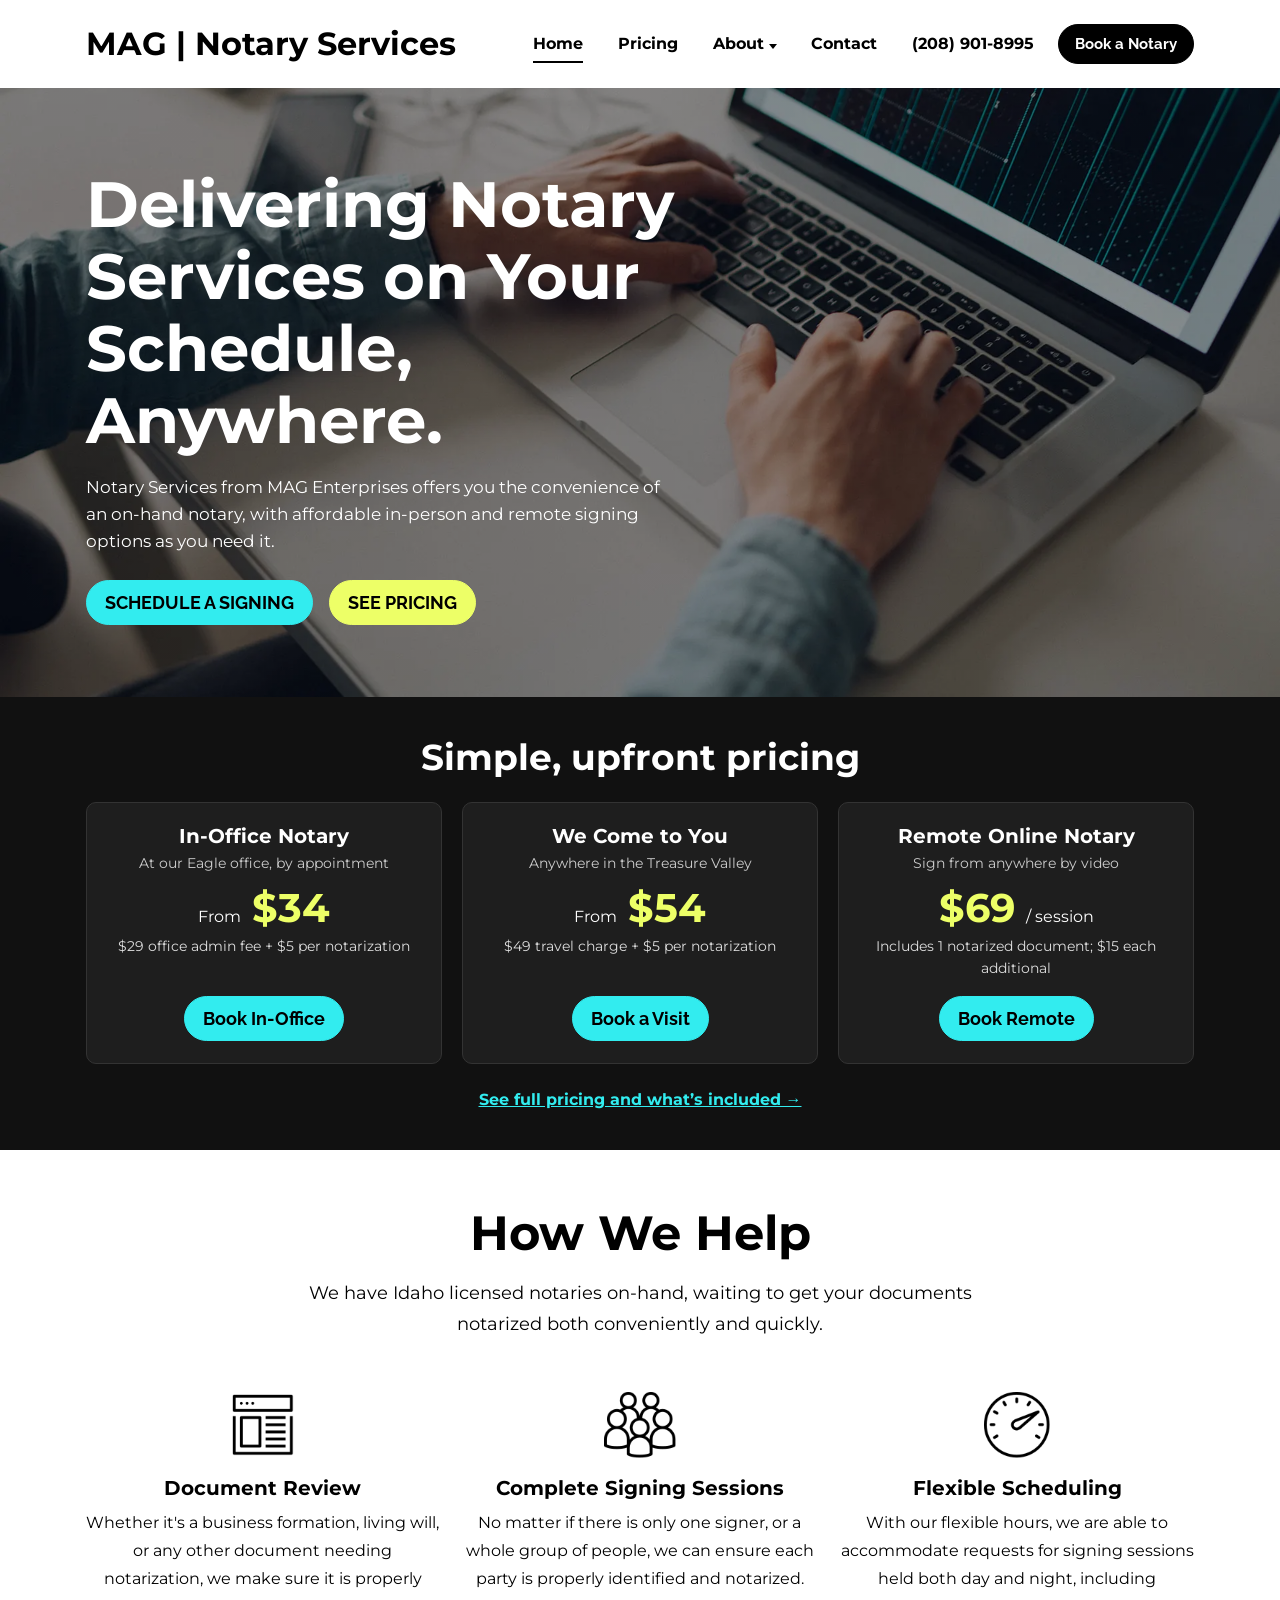
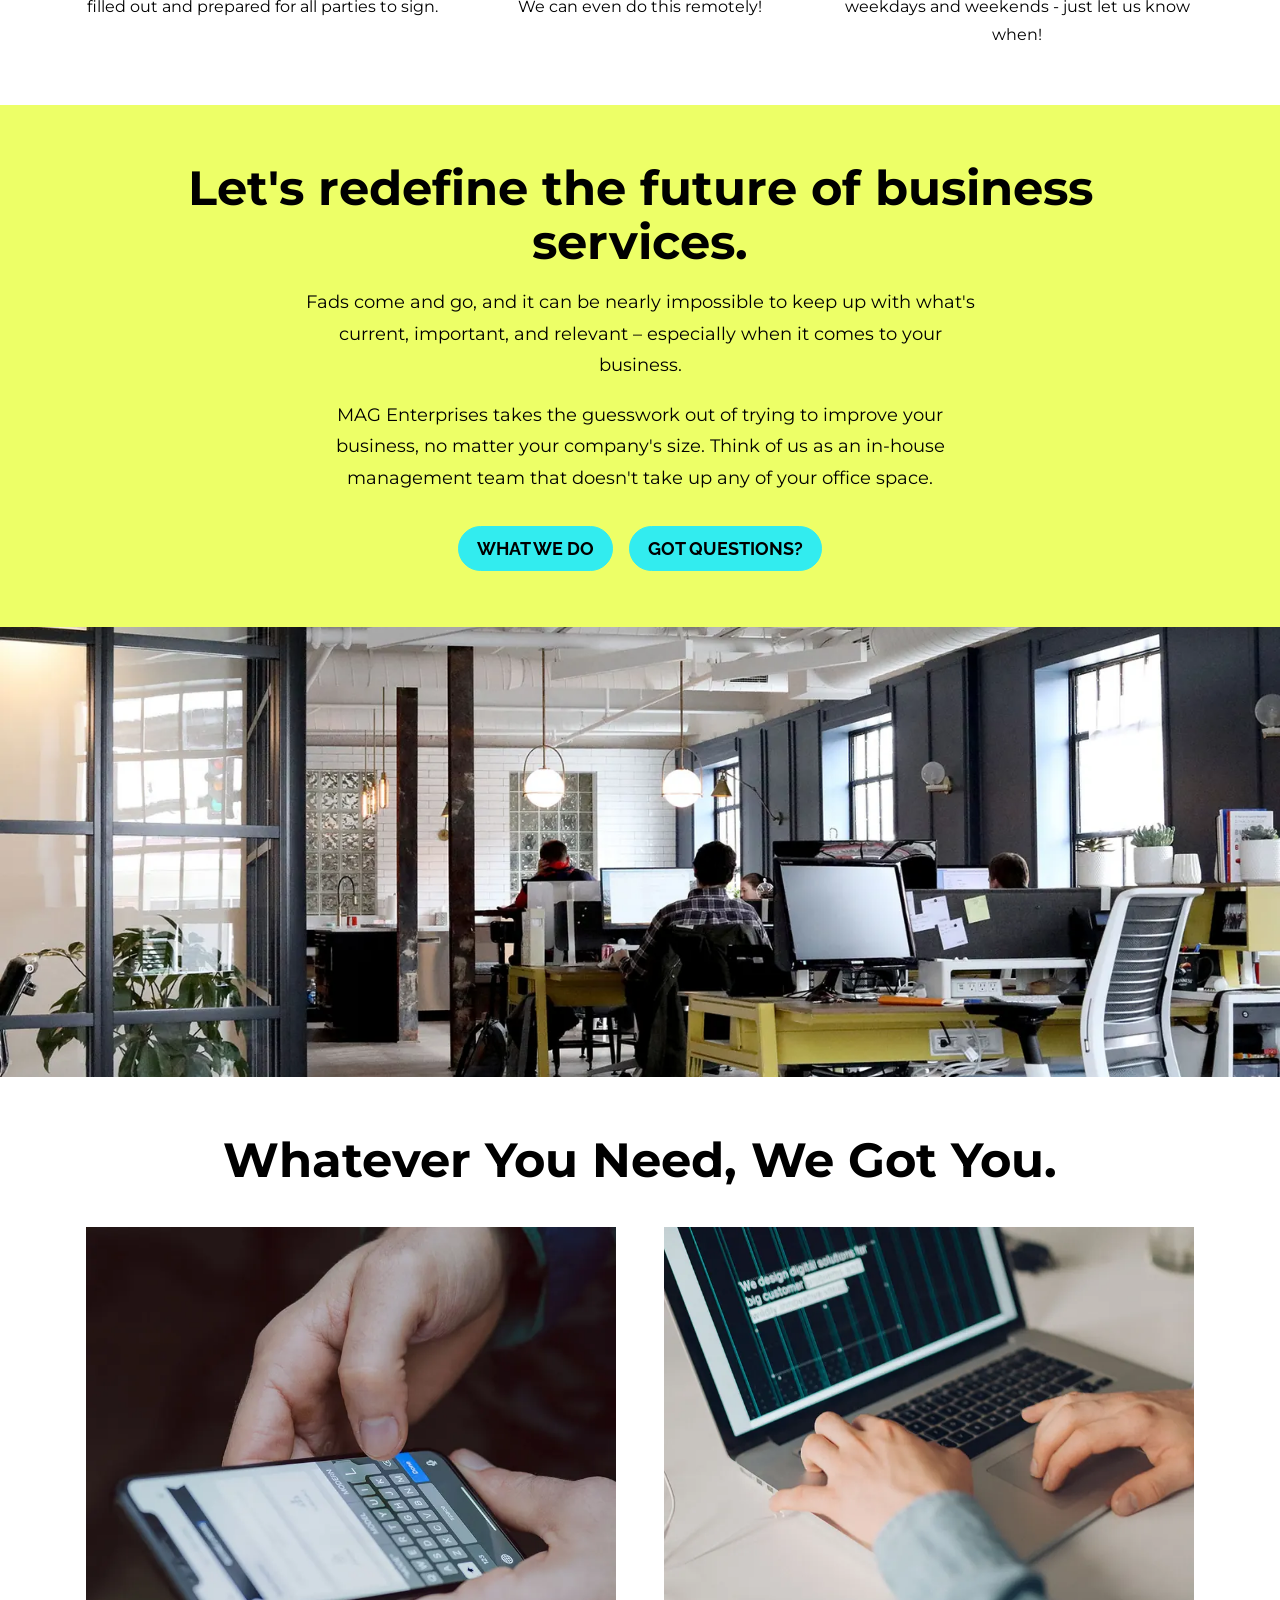
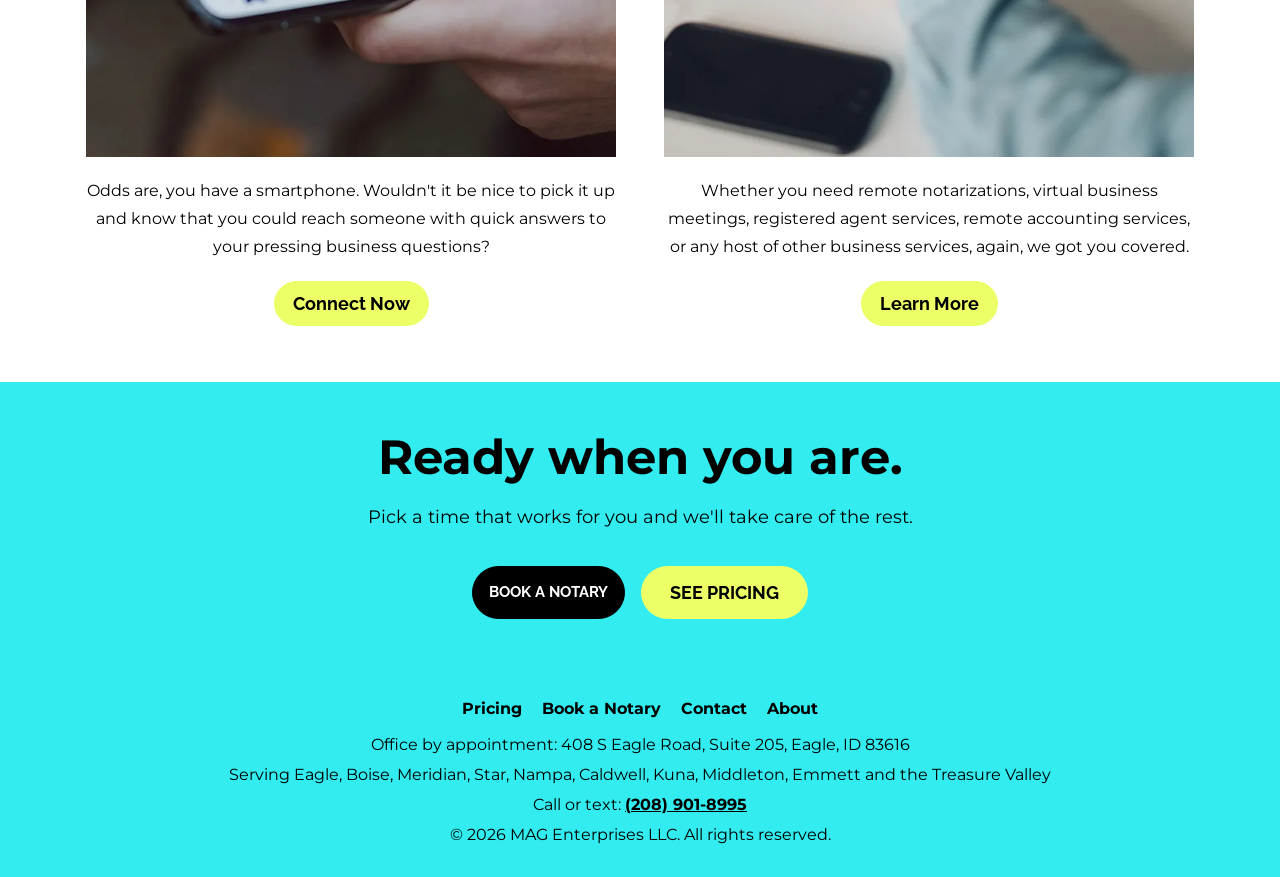
<file: index.html>
<!DOCTYPE html>
<html lang="en">
<head>
  <meta charset="utf-8">
  <meta name="viewport" content="width=device-width, initial-scale=1">
  <title>Idaho Notary in Eagle, Boise &amp; Treasure Valley | Mobile, In-Office &amp; Remote | MAG Notary Services</title>
  <meta name="description" content="Idaho notary in Eagle serving Boise, Meridian, Nampa and the Treasure Valley. In-office from $34, we come to you from $54, remote online notary $69 per session. Book online.">
  <link rel="canonical" href="https://idaho-notary.com/">
  <meta property="og:title" content="Idaho Notary in Eagle, Boise &amp; Treasure Valley | Mobile, In-Office &amp; Remote | MAG Notary Services">
  <meta property="og:description" content="Idaho notary in Eagle serving Boise, Meridian, Nampa and the Treasure Valley. In-office from $34, we come to you from $54, remote online notary $69 per session. Book online.">
  <meta property="og:image" content="https://idaho-notary.com/assets/images/og-image.jpg">
  <meta property="og:image:width" content="1200">
  <meta property="og:image:height" content="630">
  <meta property="og:url" content="https://idaho-notary.com/">
  <meta property="og:type" content="website">
  <meta property="og:site_name" content="MAG Notary Services">
  <meta property="og:locale" content="en_US">
  <meta name="twitter:card" content="summary_large_image">
  <meta name="twitter:title" content="Idaho Notary in Eagle, Boise &amp; Treasure Valley | Mobile, In-Office &amp; Remote | MAG Notary Services">
  <meta name="twitter:description" content="Idaho notary in Eagle serving Boise, Meridian, Nampa and the Treasure Valley. In-office from $34, we come to you from $54, remote online notary $69 per session. Book online.">
  <meta name="twitter:image" content="https://idaho-notary.com/assets/images/og-image.jpg">
  <link rel="icon" type="image/png" sizes="32x32" href="assets/images/favicon-32.png">
  <link rel="apple-touch-icon" href="assets/images/apple-touch-icon.png">
  <link rel="preload" as="image" href="assets/images/hero-signing.webp" fetchpriority="high">
  <link rel="stylesheet" href="assets/css/fonts.css">
  <link rel="stylesheet" href="assets/css/site.css">
  <script type="application/ld+json">
{
  "@context": "https://schema.org",
  "@type": "Notary",
  "name": "MAG Notary Services",
  "telephone": "+1-208-901-8995",
  "url": "https://idaho-notary.com/",
  "image": "https://idaho-notary.com/assets/images/og-image.jpg",
  "parentOrganization": {
    "@type": "Organization",
    "name": "MAG Enterprises LLC"
  },
  "address": {
    "@type": "PostalAddress",
    "streetAddress": "408 S Eagle Road, Suite 205",
    "addressLocality": "Eagle",
    "addressRegion": "ID",
    "postalCode": "83616",
    "addressCountry": "US"
  },
  "areaServed": [
    {
      "@type": "City",
      "name": "Eagle, ID"
    },
    {
      "@type": "City",
      "name": "Boise, ID"
    },
    {
      "@type": "City",
      "name": "Meridian, ID"
    },
    {
      "@type": "City",
      "name": "Star, ID"
    },
    {
      "@type": "City",
      "name": "Nampa, ID"
    },
    {
      "@type": "City",
      "name": "Caldwell, ID"
    },
    {
      "@type": "City",
      "name": "Kuna, ID"
    },
    {
      "@type": "City",
      "name": "Middleton, ID"
    },
    {
      "@type": "City",
      "name": "Emmett, ID"
    }
  ],
  "makesOffer": [
    {
      "@type": "Offer",
      "name": "In-Office Notarization (Eagle)",
      "description": "$29 office admin fee + $5 per notarial act. From $34 with one notarization.",
      "priceCurrency": "USD",
      "priceSpecification": {
        "@type": "PriceSpecification",
        "minPrice": 34,
        "priceCurrency": "USD"
      }
    },
    {
      "@type": "Offer",
      "name": "Traveling Notary (we come to you)",
      "description": "$49 travel charge (first 20 miles) + $5 per notarial act. From $54 with one notarization.",
      "priceCurrency": "USD",
      "priceSpecification": {
        "@type": "PriceSpecification",
        "minPrice": 54,
        "priceCurrency": "USD"
      }
    },
    {
      "@type": "Offer",
      "name": "Remote Online Notary Session",
      "description": "$69 per session, includes 1 notarized document and up to 3 non-notarized documents.",
      "priceCurrency": "USD",
      "priceSpecification": {
        "@type": "PriceSpecification",
        "minPrice": 69,
        "priceCurrency": "USD"
      }
    }
  ]
}
  </script>
</head>
<body>
  <header class="site-header">
    <div class="container header-inner">
      <a class="logo" href="index.html">MAG | Notary Services</a>
      <button class="nav-toggle" type="button" aria-label="Open menu" aria-expanded="false"><span></span></button>
      <nav class="site-nav" aria-label="Primary">
        <ul>
          <li><a class="nav-link is-active" href="index.html">Home</a></li>
          <li><a class="nav-link" href="notary-pricing.html">Pricing</a></li>
          <li class="has-sub">
            <a class="nav-link" href="about-us.html">About <span class="caret" aria-hidden="true"></span></a>
            <div class="subnav">
              <a href="about-us.html">About Us</a>
              <a href="team.html">Meet the Team</a>
            </div>
          </li>
          <li><a class="nav-link" href="contact.html">Contact</a></li>
          <li><a class="nav-link nav-phone" href="tel:+12089018995" aria-label="Call (208) 901-8995">(208) 901-8995</a></li>
          <li><a class="btn btn-dark" href="https://calendly.com/mag-idaho">Book a Notary</a></li>
        </ul>
      </nav>
    </div>
  </header>

  <main>
    <section class="hero hero-home" style="background-image: linear-gradient(rgba(0,0,0,0.39),rgba(0,0,0,0.39)), url('assets/images/hero-signing.webp');">
      <div class="container">
        <div class="hero-narrow">
          <h1>Delivering Notary Services on Your Schedule, Anywhere.</h1>
          <p class="lede">Notary Services from MAG Enterprises offers you the convenience of an on-hand notary, with affordable in-person and remote signing options as you need it.</p>
          <div class="btn-row">
            <a class="btn btn-cyan" href="https://calendly.com/mag-idaho"><b>SCHEDULE A SIGNING</b></a>
            <a class="btn btn-lime" href="notary-pricing.html#pricing"><b>SEE PRICING</b></a>
          </div>
        </div>
      </div>
    </section>

    <section class="price-strip" aria-labelledby="price-strip-title">
      <div class="container">
        <h2 id="price-strip-title" class="strip-title">Simple, upfront pricing</h2>
        <div class="strip-grid">
          <article class="strip-card">
            <h3>In-Office Notary</h3>
            <p class="strip-sub">At our Eagle office, by appointment</p>
            <p class="strip-price"><span>From</span> $34</p>
            <p class="strip-math">$29 office admin fee + $5 per notarization</p>
            <a class="btn btn-cyan" href="https://calendly.com/mag-idaho"><b>Book In-Office</b></a>
          </article>
          <article class="strip-card">
            <h3>We Come to You</h3>
            <p class="strip-sub">Anywhere in the Treasure Valley</p>
            <p class="strip-price"><span>From</span> $54</p>
            <p class="strip-math">$49 travel charge + $5 per notarization</p>
            <a class="btn btn-cyan" href="https://calendly.com/mag-idaho"><b>Book a Visit</b></a>
          </article>
          <article class="strip-card">
            <h3>Remote Online Notary</h3>
            <p class="strip-sub">Sign from anywhere by video</p>
            <p class="strip-price">$69 <span>/ session</span></p>
            <p class="strip-math">Includes 1 notarized document; $15 each additional</p>
            <a class="btn btn-cyan" href="https://calendly.com/mag-idaho"><b>Book Remote</b></a>
          </article>
        </div>
        <p class="strip-more"><a href="notary-pricing.html#pricing">See full pricing and what&rsquo;s included &rarr;</a></p>
      </div>
    </section>

    <section class="section">
      <div class="container center">
        <h2 class="headline">How We Help</h2>
        <p class="lede-center">We have Idaho licensed notaries on-hand, waiting to get your documents notarized both conveniently and quickly.</p>
        <div class="icon-grid cols-3">
          <div class="icon-card">
            <img src="assets/images/icon-document.png" alt="" width="100" height="100" loading="lazy">
            <h3>Document Review</h3>
            <p>Whether it's a business formation, living will, or any other document needing notarization, we make sure it is properly filled out and prepared for all parties to sign.</p>
          </div>
          <div class="icon-card">
            <img src="assets/images/icon-people.png" alt="" width="100" height="100" loading="lazy">
            <h3>Complete Signing Sessions</h3>
            <p>No matter if there is only one signer, or a whole group of people, we can ensure each party is properly identified and notarized. We can even do this remotely!</p>
          </div>
          <div class="icon-card">
            <img src="assets/images/icon-clock.png" alt="" width="100" height="100" loading="lazy">
            <h3>Flexible Scheduling</h3>
            <p>With our flexible hours, we are able to accommodate requests for signing sessions held both day and night, including weekdays and weekends - just let us know when!</p>
          </div>
        </div>
      </div>
    </section>

    <section class="band-lime">
      <div class="container">
        <h2 class="headline">Let's redefine the future of business services.</h2>
        <p class="lede-center">Fads come and go, and it can be nearly impossible to keep up with what's current, important, and relevant – especially when it comes to your business.</p>
        <p class="lede-center">MAG Enterprises takes the guesswork out of trying to improve your business, no matter your company's size. Think of us as an in-house management team that doesn't take up any of your office space.</p>
        <div class="btn-row center mt-32">
          <a class="btn btn-cyan" href="about-us.html"><b>WHAT WE DO</b></a>
          <a class="btn btn-cyan" href="contact.html"><b>GOT QUESTIONS?</b></a>
        </div>
      </div>
    </section>

    <div class="full-bleed lazy-bg" data-bg="assets/images/office-workspace.webp" aria-hidden="true"></div>

    <section class="section">
      <div class="container center">
        <h2 class="headline">Whatever You Need, We Got You.</h2>
        <div class="two-up">
          <figure>
            <img src="assets/images/photo-phone.webp" alt="" width="800" height="800" loading="lazy">
            <figcaption>
              <p>Odds are, you have a smartphone. Wouldn't it be nice to pick it up and know that you could reach someone with quick answers to your pressing business questions?</p>
              <a class="btn btn-lime" href="contact.html"><b>Connect Now</b></a>
            </figcaption>
          </figure>
          <figure>
            <img src="assets/images/photo-laptop.webp" alt="" width="800" height="800" loading="lazy">
            <figcaption>
              <p>Whether you need remote notarizations, virtual business meetings, registered agent services, remote accounting services, or any host of other business services, again, we got you covered.</p>
              <a class="btn btn-lime" href="about-us.html"><b>Learn More</b></a>
            </figcaption>
          </figure>
        </div>
      </div>
    </section>

    <section class="band-cyan">
      <div class="container">
        <h2 class="headline">Ready when you are.</h2>
        <p class="lede-center">Pick a time that works for you and we'll take care of the rest.</p>
        <div class="btn-row center mt-32">
          <a class="btn btn-dark btn-lg" href="https://calendly.com/mag-idaho"><b>BOOK A NOTARY</b></a>
          <a class="btn btn-lime btn-lg" href="notary-pricing.html#pricing"><b>SEE PRICING</b></a>
        </div>
      </div>
    </section>
  </main>

  <footer class="site-footer">
    <div class="container footer-inner">
      <nav class="footer-links" aria-label="Footer">
        <a href="notary-pricing.html">Pricing</a>
        <a href="https://calendly.com/mag-idaho">Book a Notary</a>
        <a href="contact.html">Contact</a>
        <a href="about-us.html">About</a>
      </nav>
      <p>Office by appointment: 408 S Eagle Road, Suite 205, Eagle, ID 83616</p>
      <p>Serving Eagle, Boise, Meridian, Star, Nampa, Caldwell, Kuna, Middleton, Emmett and the Treasure Valley</p>
      <p>Call or text: <a class="footer-phone" href="tel:+12089018995">(208) 901-8995</a></p>
      <p>&copy; <span class="js-year">2026</span> MAG Enterprises LLC. All rights reserved.</p>
    </div>
  </footer>
  <div class="mobile-cta" role="region" aria-label="Quick actions">
    <a class="btn btn-dark" href="tel:+12089018995"><b>Call</b></a>
    <a class="btn btn-cyan" href="https://calendly.com/mag-idaho"><b>Book Now</b></a>
    <a class="btn btn-lime" href="notary-pricing.html"><b>Pricing</b></a>
  </div>
  <script src="assets/js/site.js"></script>
</body>
</html>
</file>
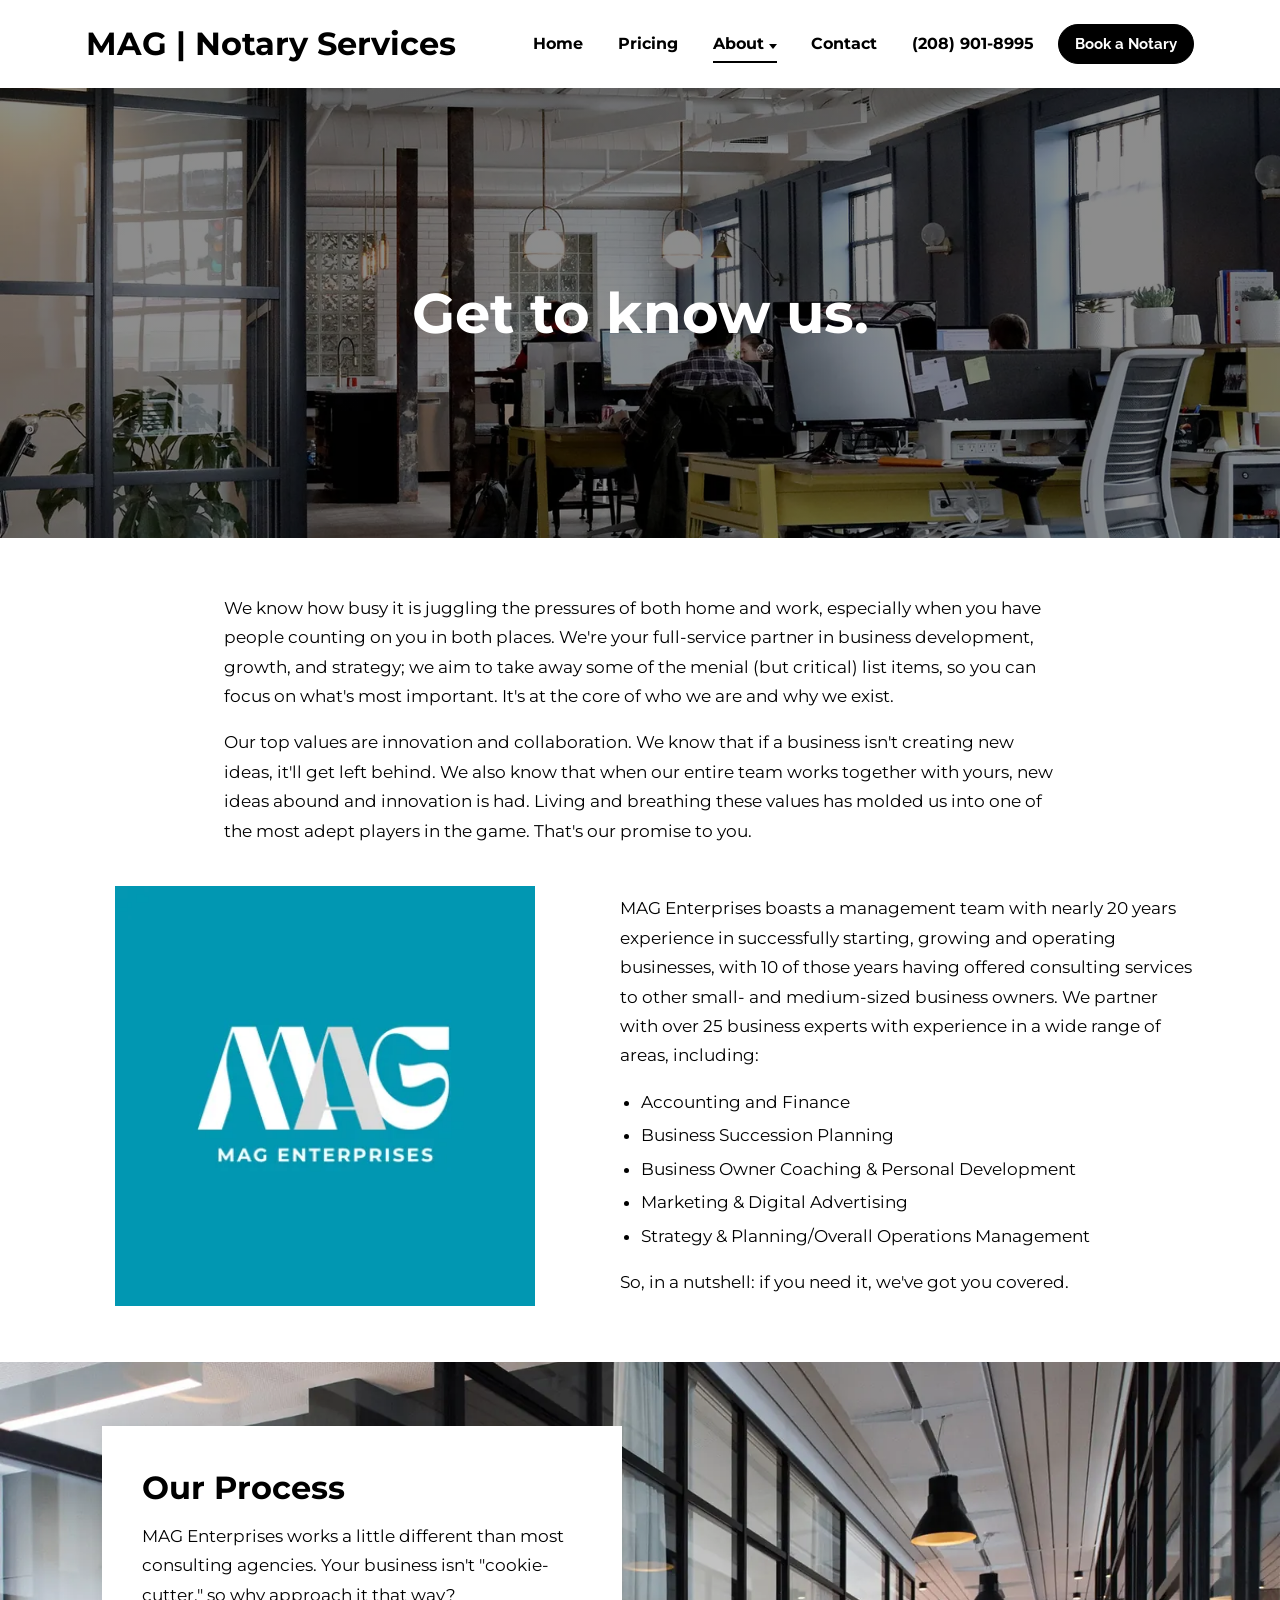
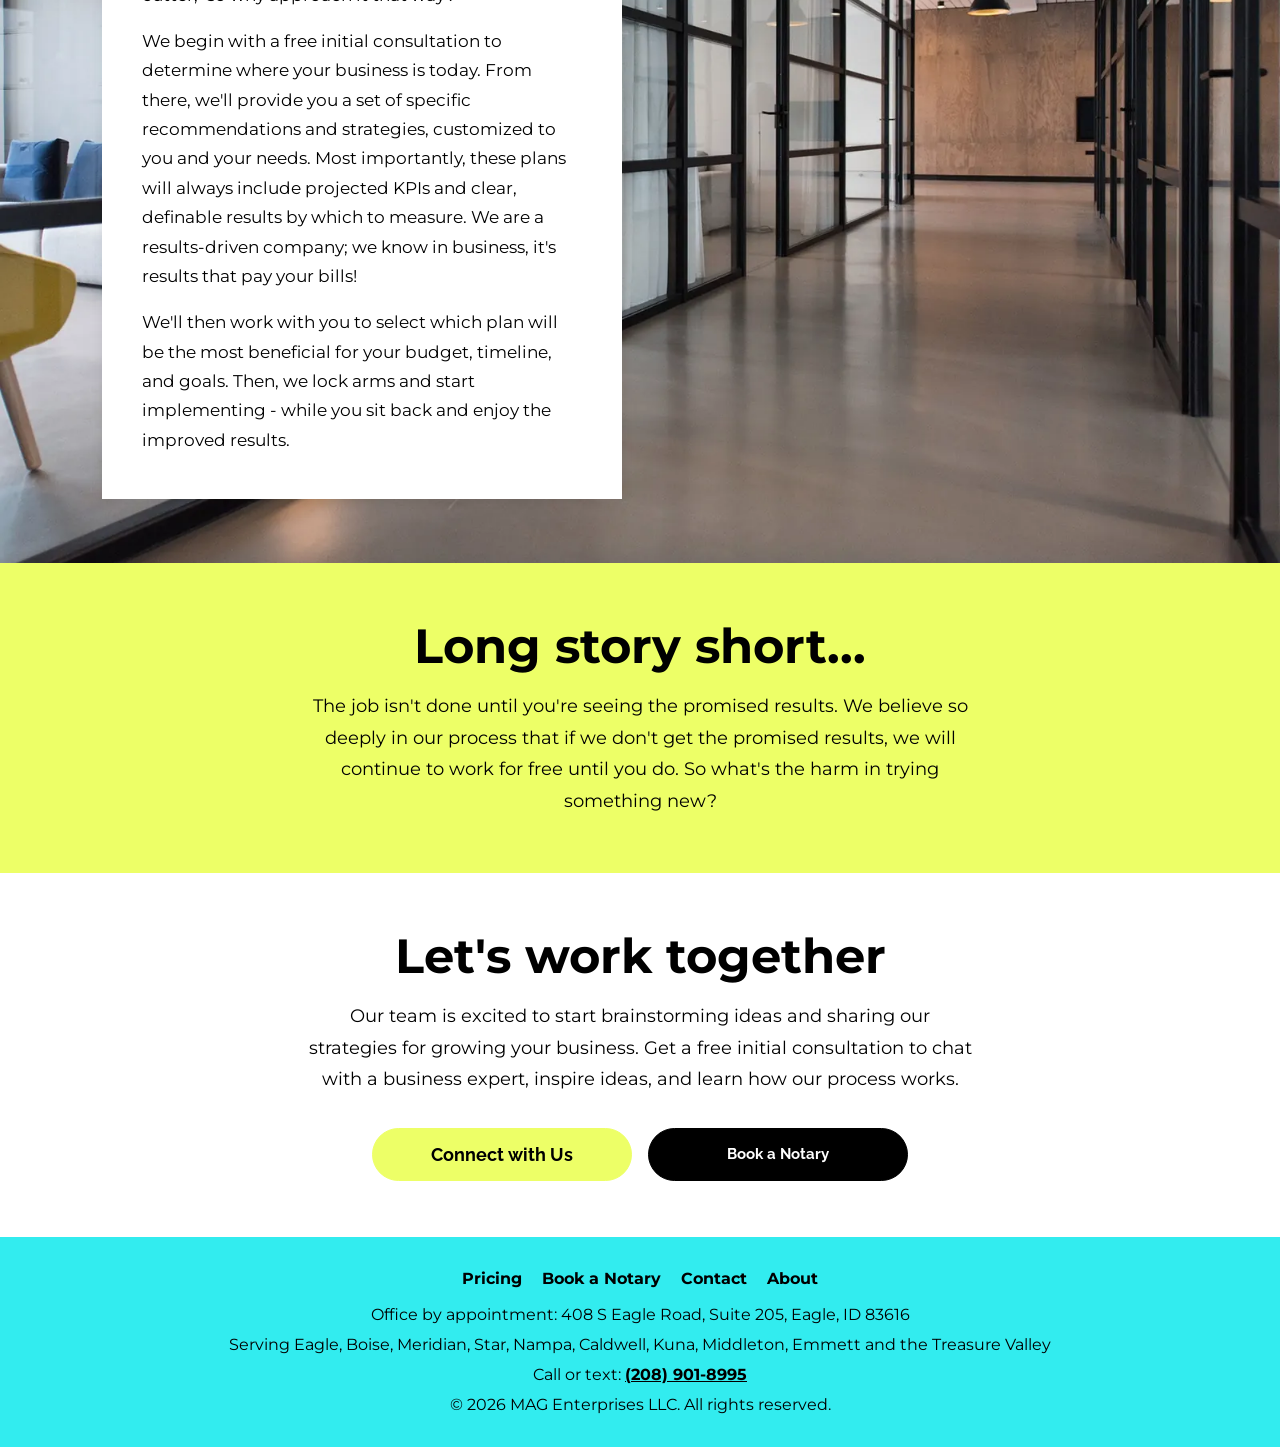
<file: about-us.html>
<!DOCTYPE html>
<html lang="en">
<head>
  <meta charset="utf-8">
  <meta name="viewport" content="width=device-width, initial-scale=1">
  <title>About Us | MAG Notary Services, Eagle, Idaho</title>
  <meta name="description" content="MAG Notary Services, a division of MAG Enterprises LLC in Eagle, Idaho: commissioned Idaho notaries for in-person and remote signings across the Treasure Valley.">
  <link rel="canonical" href="https://idaho-notary.com/about-us">
  <meta property="og:title" content="About Us | MAG Notary Services, Eagle, Idaho">
  <meta property="og:description" content="MAG Notary Services, a division of MAG Enterprises LLC in Eagle, Idaho: commissioned Idaho notaries for in-person and remote signings across the Treasure Valley.">
  <meta property="og:image" content="https://idaho-notary.com/assets/images/og-image.jpg">
  <meta property="og:image:width" content="1200">
  <meta property="og:image:height" content="630">
  <meta property="og:url" content="https://idaho-notary.com/about-us">
  <meta property="og:type" content="website">
  <meta property="og:site_name" content="MAG Notary Services">
  <meta property="og:locale" content="en_US">
  <meta name="twitter:card" content="summary_large_image">
  <meta name="twitter:title" content="About Us | MAG Notary Services, Eagle, Idaho">
  <meta name="twitter:description" content="MAG Notary Services, a division of MAG Enterprises LLC in Eagle, Idaho: commissioned Idaho notaries for in-person and remote signings across the Treasure Valley.">
  <meta name="twitter:image" content="https://idaho-notary.com/assets/images/og-image.jpg">
  <link rel="icon" type="image/png" sizes="32x32" href="assets/images/favicon-32.png">
  <link rel="apple-touch-icon" href="assets/images/apple-touch-icon.png">
  <link rel="stylesheet" href="assets/css/fonts.css">
  <link rel="stylesheet" href="assets/css/site.css">
</head>
<body>
  <header class="site-header">
    <div class="container header-inner">
      <a class="logo" href="index.html">MAG | Notary Services</a>
      <button class="nav-toggle" type="button" aria-label="Open menu" aria-expanded="false"><span></span></button>
      <nav class="site-nav" aria-label="Primary">
        <ul>
          <li><a class="nav-link" href="index.html">Home</a></li>
          <li><a class="nav-link" href="notary-pricing.html">Pricing</a></li>
          <li class="has-sub">
            <a class="nav-link is-active" href="about-us.html">About <span class="caret" aria-hidden="true"></span></a>
            <div class="subnav">
              <a href="about-us.html">About Us</a>
              <a href="team.html">Meet the Team</a>
            </div>
          </li>
          <li><a class="nav-link" href="contact.html">Contact</a></li>
          <li><a class="nav-link nav-phone" href="tel:+12089018995" aria-label="Call (208) 901-8995">(208) 901-8995</a></li>
          <li><a class="btn btn-dark" href="https://calendly.com/mag-idaho">Book a Notary</a></li>
        </ul>
      </nav>
    </div>
  </header>

  <main>
    <section class="hero hero-center" style="background-image: linear-gradient(rgba(0,0,0,0.45),rgba(0,0,0,0.45)), url('assets/images/office-workspace.webp');">
      <h1>Get to know us.</h1>
    </section>

    <section class="section">
      <div class="container">
        <div class="prose wide center-block">
          <p>We know how busy it is juggling the pressures of both home and work, especially when you have people counting on you in both places. We're your full-service partner in business development, growth, and strategy; we aim to take away some of the menial (but critical) list items, so you can focus on what's most important. It's at the core of who we are and why we exist.</p>
          <p>Our top values are innovation and collaboration. We know that if a business isn't creating new ideas, it'll get left behind. We also know that when our entire team works together with yours, new ideas abound and innovation is had. Living and breathing these values has molded us into one of the most adept players in the game. That's our promise to you.</p>
        </div>

        <div class="split logo-copy mt-40">
          <div class="logo-box">
            <img src="assets/images/logo-mag-enterprises.webp" alt="MAG Enterprises" width="400" height="400" loading="lazy">
          </div>
          <div class="prose">
            <p>MAG Enterprises boasts a management team with nearly 20 years experience in successfully starting, growing and operating businesses, with 10 of those years having offered consulting services to other small- and medium-sized business owners. We partner with over 25 business experts with experience in a wide range of areas, including:</p>
            <ul>
              <li>Accounting and Finance</li>
              <li>Business Succession Planning</li>
              <li>Business Owner Coaching &amp; Personal Development</li>
              <li>Marketing &amp; Digital Advertising</li>
              <li>Strategy &amp; Planning/Overall Operations Management</li>
            </ul>
            <p>So, in a nutshell: if you need it, we've got you covered.</p>
          </div>
        </div>
      </div>
    </section>

    <section class="process-wrap" style="background-image: url('assets/images/office-hallway.webp');">
      <div class="process-card">
        <h2>Our Process</h2>
        <div class="prose">
          <p>MAG Enterprises works a little different than most consulting agencies. Your business isn't "cookie-cutter," so why approach it that way?</p>
          <p>We begin with a free initial consultation to determine where your business is today. From there, we'll provide you a set of specific recommendations and strategies, customized to you and your needs. Most importantly, these plans will always include projected KPIs and clear, definable results by which to measure. We are a results-driven company; we know in business, it's results that pay your bills!</p>
          <p>We'll then work with you to select which plan will be the most beneficial for your budget, timeline, and goals. Then, we lock arms and start implementing - while you sit back and enjoy the improved results.</p>
        </div>
      </div>
    </section>

    <section class="band-lime">
      <div class="container">
        <h2 class="headline">Long story short...</h2>
        <p class="lede-center">The job isn't done until you're seeing the promised results. We believe so deeply in our process that if we don't get the promised results, we will continue to work for free until you do. So what's the harm in trying something new?</p>
      </div>
    </section>

    <section class="section center">
      <div class="container">
        <h2 class="headline">Let's work together</h2>
        <p class="lede-center">Our team is excited to start brainstorming ideas and sharing our strategies for growing your business. Get a free initial consultation to chat with a business expert, inspire ideas, and learn how our process works.</p>
        <div class="mt-32">
          <div class="btn-row center"><a class="btn btn-lime btn-wide" href="contact.html"><b>Connect with Us</b></a><a class="btn btn-dark btn-wide" href="https://calendly.com/mag-idaho"><b>Book a Notary</b></a></div>
        </div>
      </div>
    </section>
  </main>

  <footer class="site-footer">
    <div class="container footer-inner">
      <nav class="footer-links" aria-label="Footer">
        <a href="notary-pricing.html">Pricing</a>
        <a href="https://calendly.com/mag-idaho">Book a Notary</a>
        <a href="contact.html">Contact</a>
        <a href="about-us.html">About</a>
      </nav>
      <p>Office by appointment: 408 S Eagle Road, Suite 205, Eagle, ID 83616</p>
      <p>Serving Eagle, Boise, Meridian, Star, Nampa, Caldwell, Kuna, Middleton, Emmett and the Treasure Valley</p>
      <p>Call or text: <a class="footer-phone" href="tel:+12089018995">(208) 901-8995</a></p>
      <p>&copy; <span class="js-year">2026</span> MAG Enterprises LLC. All rights reserved.</p>
    </div>
  </footer>
  <div class="mobile-cta" role="region" aria-label="Quick actions">
    <a class="btn btn-dark" href="tel:+12089018995"><b>Call</b></a>
    <a class="btn btn-cyan" href="https://calendly.com/mag-idaho"><b>Book Now</b></a>
    <a class="btn btn-lime" href="notary-pricing.html"><b>Pricing</b></a>
  </div>
  <script src="assets/js/site.js"></script>
</body>
</html>
</file>
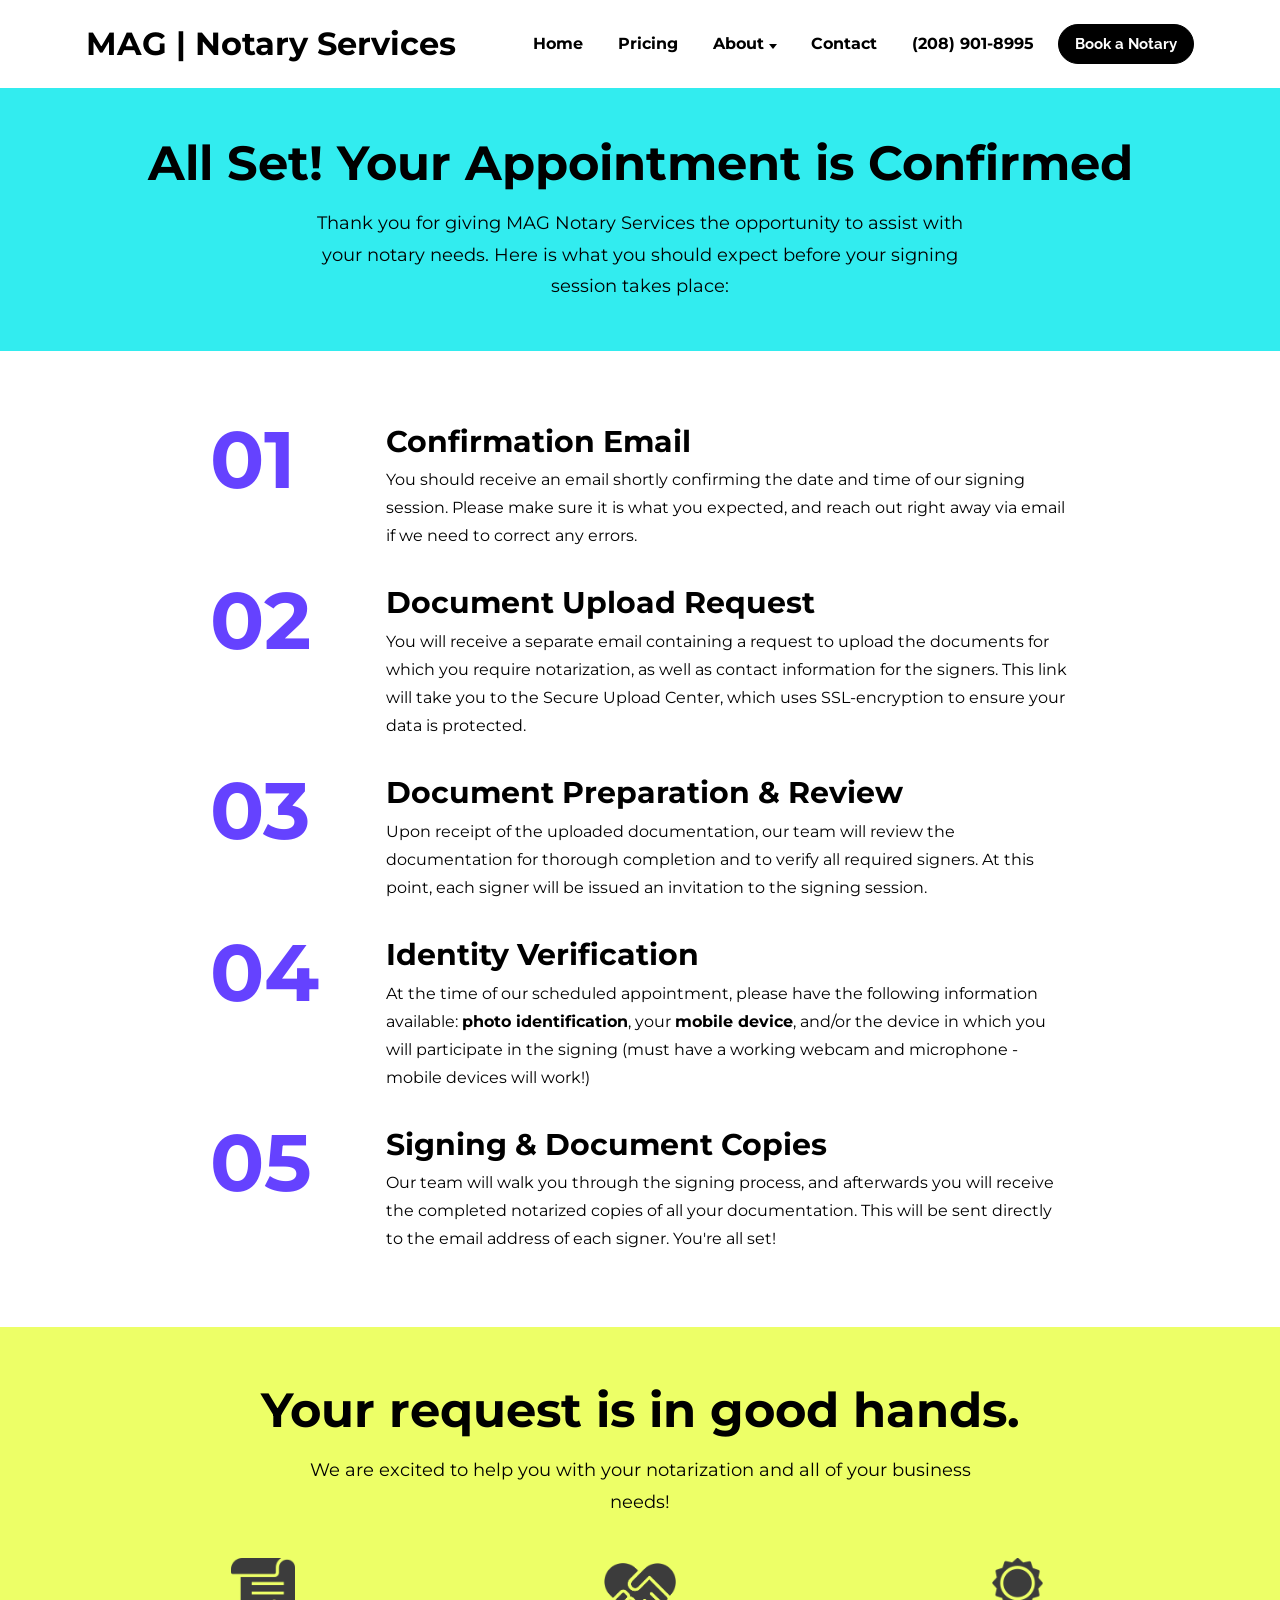
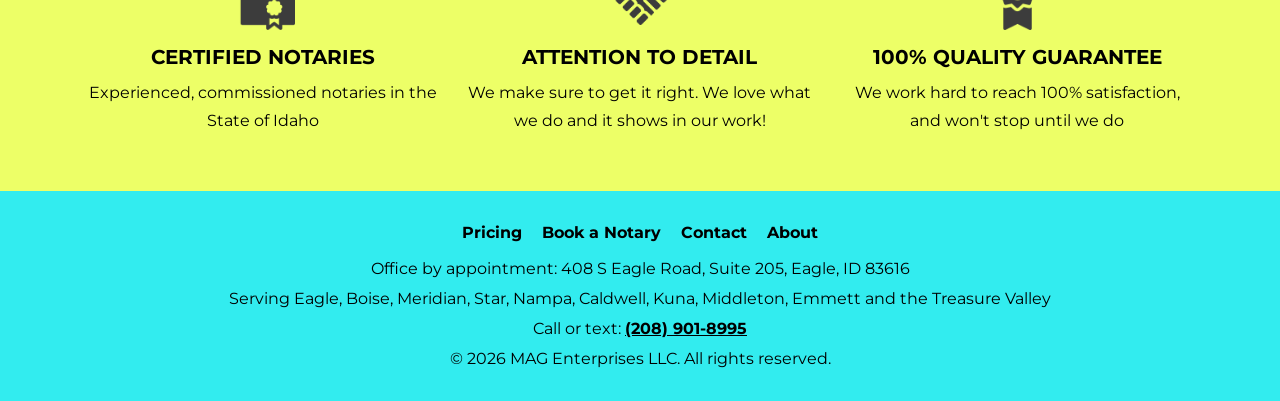
<file: appointment-confirmation.html>
<!DOCTYPE html>
<html lang="en">
<head>
  <meta charset="utf-8">
  <meta name="viewport" content="width=device-width, initial-scale=1">
  <title>Appointment Confirmed | MAG Notary Services</title>
  <meta name="description" content="Your notary appointment with MAG Notary Services is confirmed. Here is what to expect before your signing.">
  <meta name="robots" content="noindex">
  <link rel="canonical" href="https://idaho-notary.com/appointment-confirmation">
  <meta property="og:title" content="Appointment Confirmed | MAG Notary Services">
  <meta property="og:description" content="Your notary appointment with MAG Notary Services is confirmed. Here is what to expect before your signing.">
  <meta property="og:image" content="https://idaho-notary.com/assets/images/og-image.jpg">
  <meta property="og:image:width" content="1200">
  <meta property="og:image:height" content="630">
  <meta property="og:url" content="https://idaho-notary.com/appointment-confirmation">
  <meta property="og:type" content="website">
  <meta property="og:site_name" content="MAG Notary Services">
  <meta property="og:locale" content="en_US">
  <meta name="twitter:card" content="summary_large_image">
  <meta name="twitter:title" content="Appointment Confirmed | MAG Notary Services">
  <meta name="twitter:description" content="Your notary appointment with MAG Notary Services is confirmed. Here is what to expect before your signing.">
  <meta name="twitter:image" content="https://idaho-notary.com/assets/images/og-image.jpg">
  <link rel="icon" type="image/png" sizes="32x32" href="assets/images/favicon-32.png">
  <link rel="apple-touch-icon" href="assets/images/apple-touch-icon.png">
  <link rel="stylesheet" href="assets/css/fonts.css">
  <link rel="stylesheet" href="assets/css/site.css">
</head>
<body>
  <header class="site-header">
    <div class="container header-inner">
      <a class="logo" href="index.html">MAG | Notary Services</a>
      <button class="nav-toggle" type="button" aria-label="Open menu" aria-expanded="false"><span></span></button>
      <nav class="site-nav" aria-label="Primary">
        <ul>
          <li><a class="nav-link" href="index.html">Home</a></li>
          <li><a class="nav-link" href="notary-pricing.html">Pricing</a></li>
          <li class="has-sub">
            <a class="nav-link" href="about-us.html">About <span class="caret" aria-hidden="true"></span></a>
            <div class="subnav">
              <a href="about-us.html">About Us</a>
              <a href="team.html">Meet the Team</a>
            </div>
          </li>
          <li><a class="nav-link" href="contact.html">Contact</a></li>
          <li><a class="nav-link nav-phone" href="tel:+12089018995" aria-label="Call (208) 901-8995">(208) 901-8995</a></li>
          <li><a class="btn btn-dark" href="https://calendly.com/mag-idaho">Book a Notary</a></li>
        </ul>
      </nav>
    </div>
  </header>

  <main>
    <section class="band-cyan">
      <div class="container">
        <h1 class="headline">All Set! Your Appointment is Confirmed</h1>
        <p class="lede-center">Thank you for giving MAG Notary Services the opportunity to assist with your notary needs. Here is what you should expect before your signing session takes place:</p>
      </div>
    </section>

    <section class="section">
      <div class="container">
        <div class="steps">
          <div class="step">
            <div class="step-num">01</div>
            <div>
              <h2>Confirmation Email</h2>
              <p>You should receive an email shortly confirming the date and time of our signing session. Please make sure it is what you expected, and reach out right away via email if we need to correct any errors.</p>
            </div>
          </div>
          <div class="step">
            <div class="step-num">02</div>
            <div>
              <h2>Document Upload Request</h2>
              <p>You will receive a separate email containing a request to upload the documents for which you require notarization, as well as contact information for the signers. This link will take you to the Secure Upload Center, which uses SSL-encryption to ensure your data is protected.</p>
            </div>
          </div>
          <div class="step">
            <div class="step-num">03</div>
            <div>
              <h2>Document Preparation &amp; Review</h2>
              <p>Upon receipt of the uploaded documentation, our team will review the documentation for thorough completion and to verify all required signers. At this point, each signer will be issued an invitation to the signing session.</p>
            </div>
          </div>
          <div class="step">
            <div class="step-num">04</div>
            <div>
              <h2>Identity Verification</h2>
              <p>At the time of our scheduled appointment, please have the following information available: <strong>photo identification</strong>, your <strong>mobile device</strong>, and/or the device in which you will participate in the signing (must have a working webcam and microphone - mobile devices will work!)</p>
            </div>
          </div>
          <div class="step">
            <div class="step-num">05</div>
            <div>
              <h2>Signing &amp; Document Copies</h2>
              <p>Our team will walk you through the signing process, and afterwards you will receive the completed notarized copies of all your documentation. This will be sent directly to the email address of each signer. You're all set!</p>
            </div>
          </div>
        </div>
      </div>
    </section>

    <section class="band-lime">
      <div class="container">
        <h2 class="headline">Your request is in good hands.</h2>
        <p class="lede-center">We are excited to help you with your notarization and all of your business needs!</p>
        <div class="icon-grid cols-3 mt-40">
          <div class="icon-card">
            <img src="assets/images/icon-certificate.png" alt="" loading="lazy">
            <h3>CERTIFIED NOTARIES</h3>
            <p>Experienced, commissioned notaries in the State of Idaho</p>
          </div>
          <div class="icon-card">
            <img src="assets/images/icon-handshake.png" alt="" loading="lazy">
            <h3>ATTENTION TO DETAIL</h3>
            <p>We make sure to get it right. We love what we do and it shows in our work!</p>
          </div>
          <div class="icon-card">
            <img src="assets/images/icon-badge.png" alt="" loading="lazy">
            <h3>100% QUALITY GUARANTEE</h3>
            <p>We work hard to reach 100% satisfaction, and won't stop until we do</p>
          </div>
        </div>
      </div>
    </section>
  </main>

  <footer class="site-footer">
    <div class="container footer-inner">
      <nav class="footer-links" aria-label="Footer">
        <a href="notary-pricing.html">Pricing</a>
        <a href="https://calendly.com/mag-idaho">Book a Notary</a>
        <a href="contact.html">Contact</a>
        <a href="about-us.html">About</a>
      </nav>
      <p>Office by appointment: 408 S Eagle Road, Suite 205, Eagle, ID 83616</p>
      <p>Serving Eagle, Boise, Meridian, Star, Nampa, Caldwell, Kuna, Middleton, Emmett and the Treasure Valley</p>
      <p>Call or text: <a class="footer-phone" href="tel:+12089018995">(208) 901-8995</a></p>
      <p>&copy; <span class="js-year">2026</span> MAG Enterprises LLC. All rights reserved.</p>
    </div>
  </footer>
  <div class="mobile-cta" role="region" aria-label="Quick actions">
    <a class="btn btn-dark" href="tel:+12089018995"><b>Call</b></a>
    <a class="btn btn-cyan" href="https://calendly.com/mag-idaho"><b>Book Now</b></a>
    <a class="btn btn-lime" href="notary-pricing.html"><b>Pricing</b></a>
  </div>
  <script src="assets/js/site.js"></script>
</body>
</html>
</file>
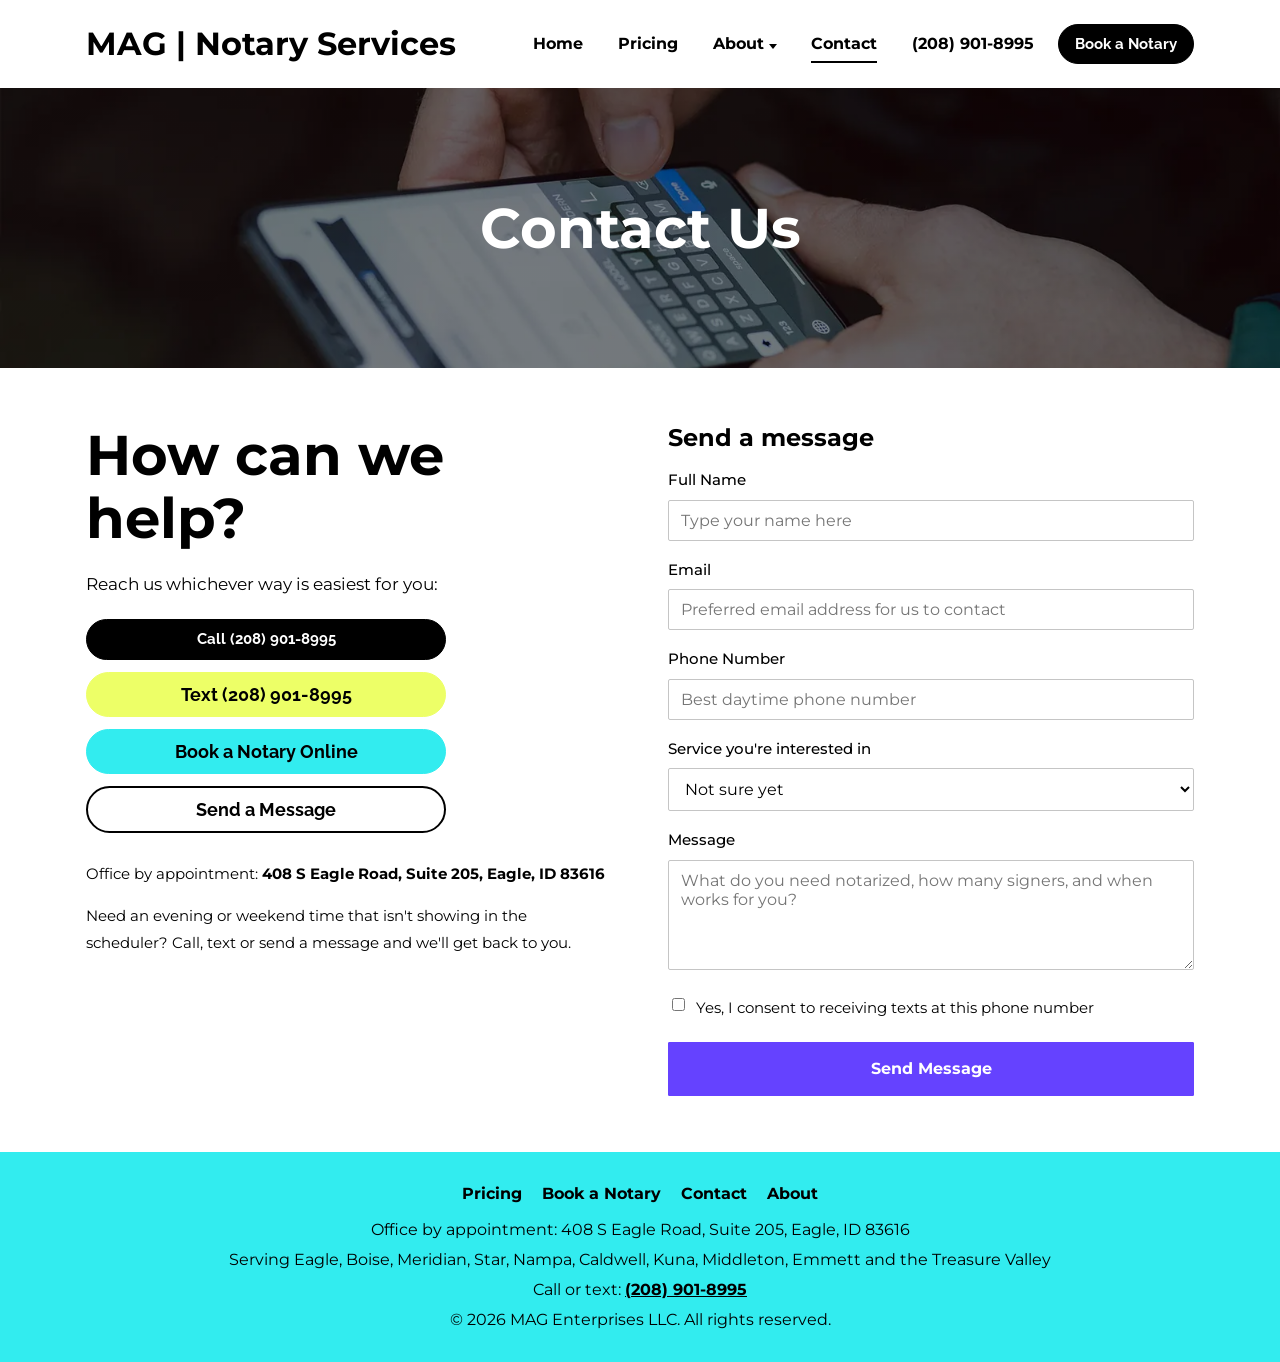
<file: contact.html>
<!DOCTYPE html>
<html lang="en">
<head>
  <meta charset="utf-8">
  <meta name="viewport" content="width=device-width, initial-scale=1">
  <title>Contact Us | MAG Notary Services, Eagle, Idaho</title>
  <meta name="description" content="Call or text (208) 901-8995, book online, or send a message to MAG Notary Services. Office by appointment at 408 S Eagle Road, Suite 205, Eagle, ID 83616. Book a notary online.">
  <link rel="canonical" href="https://idaho-notary.com/contact">
  <meta property="og:title" content="Contact Us | MAG Notary Services, Eagle, Idaho">
  <meta property="og:description" content="Call or text (208) 901-8995, book online, or send a message to MAG Notary Services. Office by appointment at 408 S Eagle Road, Suite 205, Eagle, ID 83616. Book a notary online.">
  <meta property="og:image" content="https://idaho-notary.com/assets/images/og-image.jpg">
  <meta property="og:image:width" content="1200">
  <meta property="og:image:height" content="630">
  <meta property="og:url" content="https://idaho-notary.com/contact">
  <meta property="og:type" content="website">
  <meta property="og:site_name" content="MAG Notary Services">
  <meta property="og:locale" content="en_US">
  <meta name="twitter:card" content="summary_large_image">
  <meta name="twitter:title" content="Contact Us | MAG Notary Services, Eagle, Idaho">
  <meta name="twitter:description" content="Call or text (208) 901-8995, book online, or send a message to MAG Notary Services. Office by appointment at 408 S Eagle Road, Suite 205, Eagle, ID 83616. Book a notary online.">
  <meta name="twitter:image" content="https://idaho-notary.com/assets/images/og-image.jpg">
  <link rel="icon" type="image/png" sizes="32x32" href="assets/images/favicon-32.png">
  <link rel="apple-touch-icon" href="assets/images/apple-touch-icon.png">
  <link rel="stylesheet" href="assets/css/fonts.css">
  <link rel="stylesheet" href="assets/css/site.css">
</head>
<body>
  <header class="site-header">
    <div class="container header-inner">
      <a class="logo" href="index.html">MAG | Notary Services</a>
      <button class="nav-toggle" type="button" aria-label="Open menu" aria-expanded="false"><span></span></button>
      <nav class="site-nav" aria-label="Primary">
        <ul>
          <li><a class="nav-link" href="index.html">Home</a></li>
          <li><a class="nav-link" href="notary-pricing.html">Pricing</a></li>
          <li class="has-sub">
            <a class="nav-link" href="about-us.html">About <span class="caret" aria-hidden="true"></span></a>
            <div class="subnav">
              <a href="about-us.html">About Us</a>
              <a href="team.html">Meet the Team</a>
            </div>
          </li>
          <li><a class="nav-link is-active" href="contact.html">Contact</a></li>
          <li><a class="nav-link nav-phone" href="tel:+12089018995" aria-label="Call (208) 901-8995">(208) 901-8995</a></li>
          <li><a class="btn btn-dark" href="https://calendly.com/mag-idaho">Book a Notary</a></li>
        </ul>
      </nav>
    </div>
  </header>

  <main>
    <section class="hero hero-center" style="background-image: linear-gradient(rgba(0,0,0,0.45),rgba(0,0,0,0.45)), url('assets/images/hero-contact.webp'); min-height: 280px;">
      <h1>Contact Us</h1>
    </section>

    <section class="section" id="contact-form-section">
      <div class="container">
        <div class="contact-grid">
          <div>
            <h2>How can we help?</h2>
            <div class="prose">
              <p>Reach us whichever way is easiest for you:</p>
            </div>
            <ul class="contact-options">
              <li><a class="btn btn-dark" href="tel:+12089018995"><b>Call (208) 901-8995</b></a></li>
              <li><a class="btn btn-lime" href="sms:+12089018995"><b>Text (208) 901-8995</b></a></li>
              <li><a class="btn btn-cyan" href="https://calendly.com/mag-idaho"><b>Book a Notary Online</b></a></li>
              <li><a class="btn btn-outline" href="#contact-form"><b>Send a Message</b></a></li>
            </ul>
            <div class="office">
              <p>Office by appointment: <strong>408 S Eagle Road, Suite 205, Eagle, ID 83616</strong></p>
              <p>Need an evening or weekend time that isn't showing in the scheduler? Call, text or send a message and we'll get back to you.</p>
            </div>
          </div>
          <form id="contact-form" action="https://formsubmit.co/11abbf3c0c0bb9e3ea5676d616ab985a" method="POST">
            <h3 class="form-title">Send a message</h3>
            <input type="hidden" name="_subject" value="New message from idaho-notary.com">
            <input type="hidden" name="_template" value="table">
            <input type="hidden" name="_next" value="https://idaho-notary.com/contact?sent=1#contact-form">
            <input type="text" name="_honey" class="hp-field" tabindex="-1" autocomplete="off" aria-hidden="true">
            <div class="form-success" role="status"></div>
            <div class="form-field">
              <label for="full_name">Full Name</label>
              <input id="full_name" name="Name" type="text" maxlength="500" placeholder="Type your name here" autocomplete="name" required>
            </div>
            <div class="form-field">
              <label for="email">Email</label>
              <input id="email" name="email" type="email" maxlength="500" placeholder="Preferred email address for us to contact" autocomplete="email" required>
            </div>
            <div class="form-field">
              <label for="phone_number">Phone Number</label>
              <input id="phone_number" name="Phone" type="tel" maxlength="35" placeholder="Best daytime phone number" autocomplete="tel">
            </div>
            <div class="form-field">
              <label for="service">Service you're interested in</label>
              <select id="service" name="Service">
                <option value="Not sure yet">Not sure yet</option>
                <option value="In-Office (Eagle)">In-Office (Eagle)</option>
                <option value="Traveling notary (we come to you)">Traveling notary (we come to you)</option>
                <option value="Remote online notary">Remote online notary</option>
                <option value="Other / question">Other / question</option>
              </select>
            </div>
            <div class="form-field">
              <label for="comment">Message</label>
              <textarea id="comment" name="Message" rows="4" placeholder="What do you need notarized, how many signers, and when works for you?"></textarea>
            </div>
            <label class="form-check">
              <input type="checkbox" name="Text consent" value="Yes">
              <span>Yes, I consent to receiving texts at this phone number</span>
            </label>
            <button class="btn btn-purple" type="submit">Send Message</button>
          </form>
        </div>
      </div>
    </section>
  </main>

  <footer class="site-footer">
    <div class="container footer-inner">
      <nav class="footer-links" aria-label="Footer">
        <a href="notary-pricing.html">Pricing</a>
        <a href="https://calendly.com/mag-idaho">Book a Notary</a>
        <a href="contact.html">Contact</a>
        <a href="about-us.html">About</a>
      </nav>
      <p>Office by appointment: 408 S Eagle Road, Suite 205, Eagle, ID 83616</p>
      <p>Serving Eagle, Boise, Meridian, Star, Nampa, Caldwell, Kuna, Middleton, Emmett and the Treasure Valley</p>
      <p>Call or text: <a class="footer-phone" href="tel:+12089018995">(208) 901-8995</a></p>
      <p>&copy; <span class="js-year">2026</span> MAG Enterprises LLC. All rights reserved.</p>
    </div>
  </footer>
  <div class="mobile-cta" role="region" aria-label="Quick actions">
    <a class="btn btn-dark" href="tel:+12089018995"><b>Call</b></a>
    <a class="btn btn-cyan" href="https://calendly.com/mag-idaho"><b>Book Now</b></a>
    <a class="btn btn-lime" href="notary-pricing.html"><b>Pricing</b></a>
  </div>
  <script src="assets/js/site.js"></script>
</body>
</html>
</file>
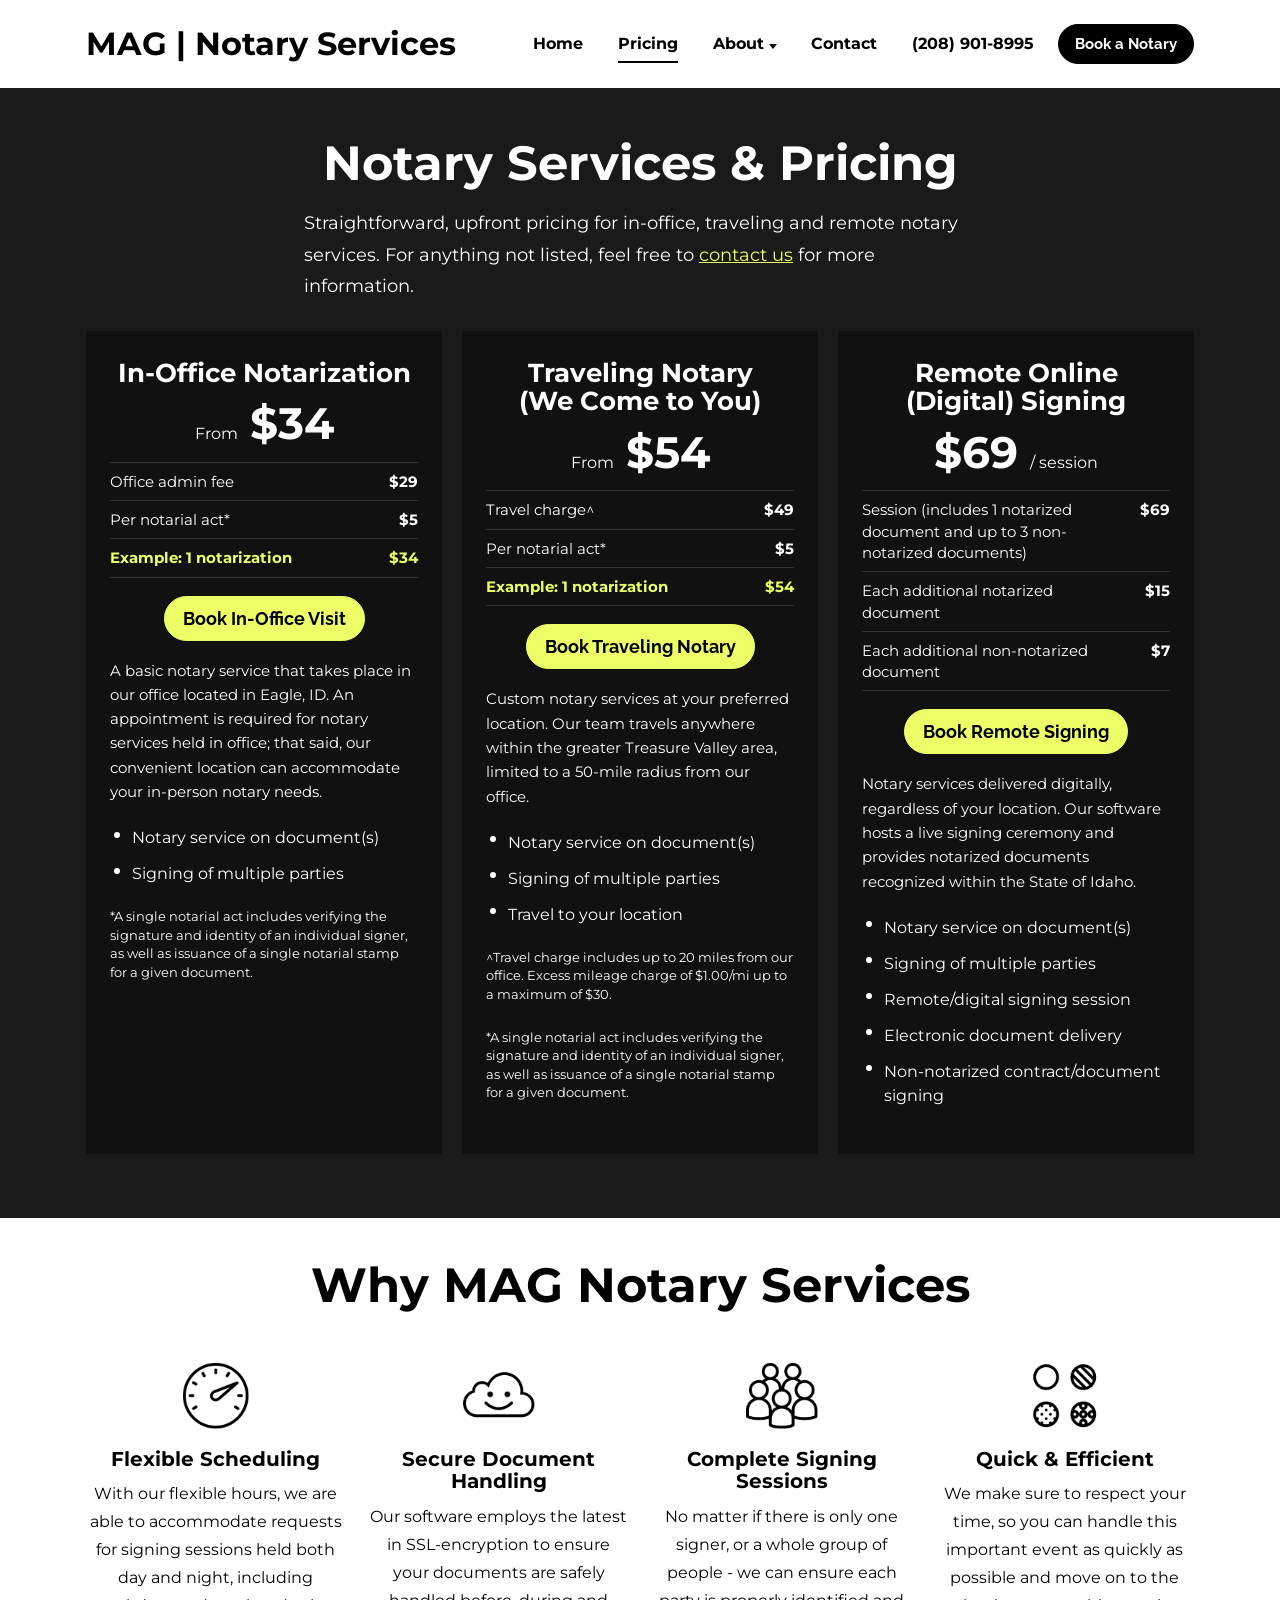
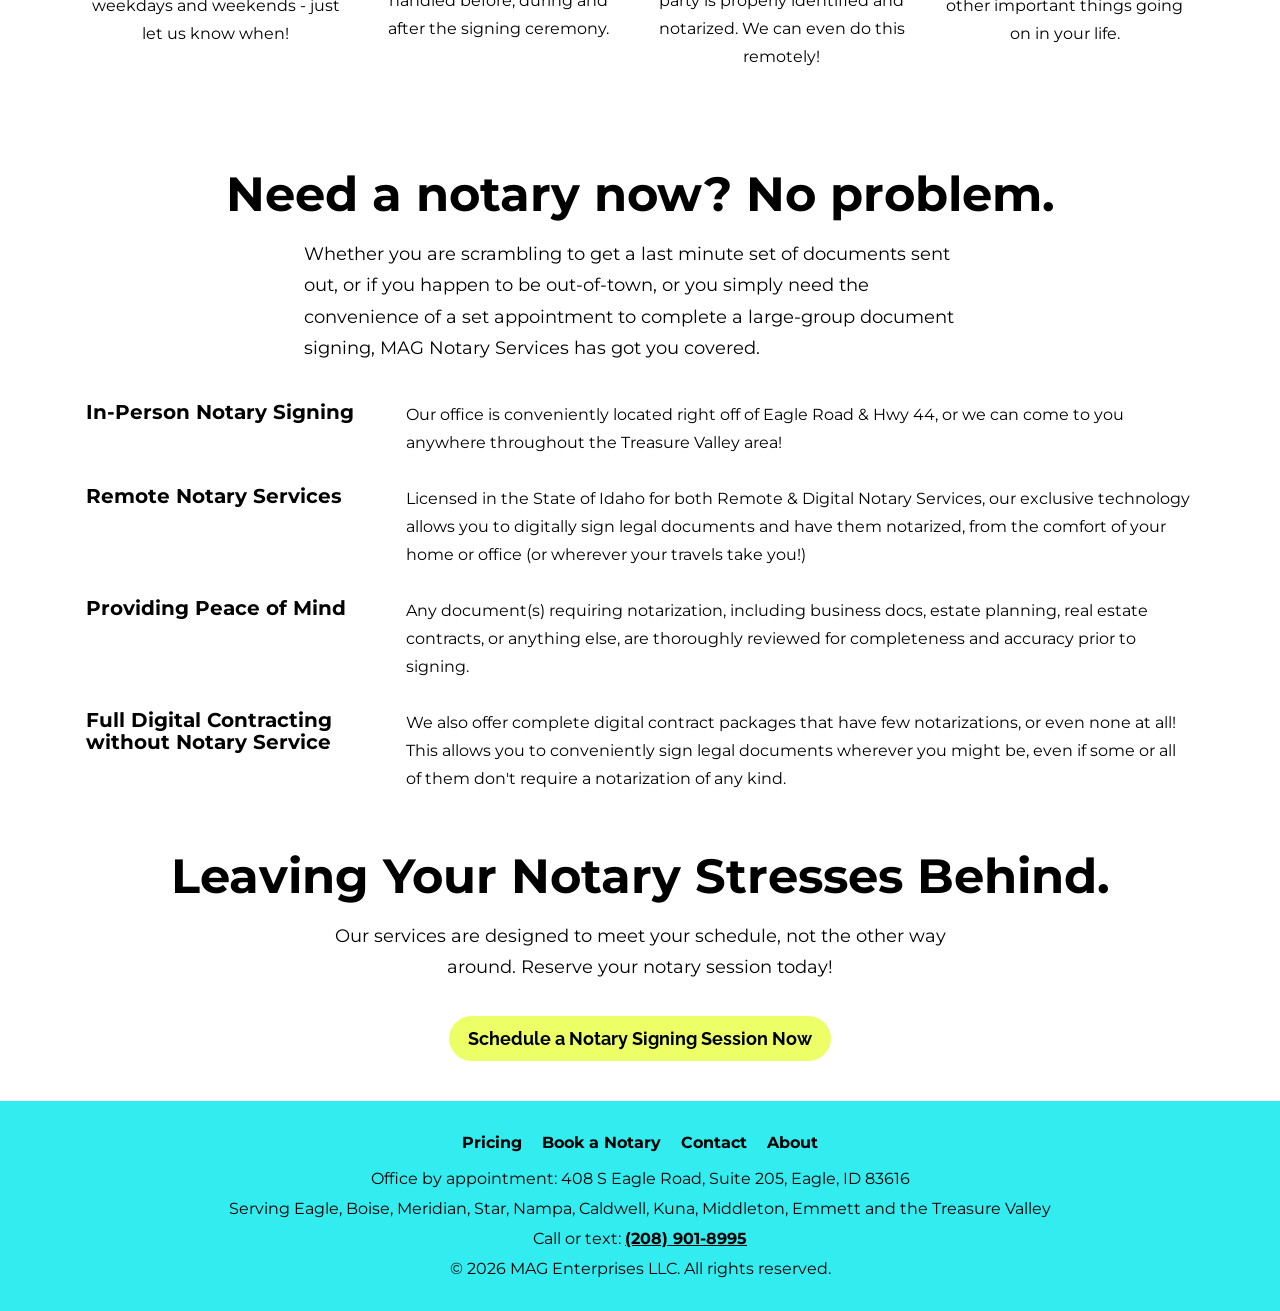
<file: notary-pricing.html>
<!DOCTYPE html>
<html lang="en">
<head>
  <meta charset="utf-8">
  <meta name="viewport" content="width=device-width, initial-scale=1">
  <title>Notary Services &amp; Pricing | MAG Notary Services, Eagle, Idaho</title>
  <meta name="description" content="Straightforward Idaho notary pricing: In-office from $34, we come to you from $54, remote online notary $69 per session. Plus $5 per notarial act for in-person signings. Book online.">
  <link rel="canonical" href="https://idaho-notary.com/notary-pricing">
  <meta property="og:title" content="Notary Services &amp; Pricing | MAG Notary Services, Eagle, Idaho">
  <meta property="og:description" content="Straightforward Idaho notary pricing: In-office from $34, we come to you from $54, remote online notary $69 per session. Plus $5 per notarial act for in-person signings. Book online.">
  <meta property="og:image" content="https://idaho-notary.com/assets/images/og-image.jpg">
  <meta property="og:image:width" content="1200">
  <meta property="og:image:height" content="630">
  <meta property="og:url" content="https://idaho-notary.com/notary-pricing">
  <meta property="og:type" content="website">
  <meta property="og:site_name" content="MAG Notary Services">
  <meta property="og:locale" content="en_US">
  <meta name="twitter:card" content="summary_large_image">
  <meta name="twitter:title" content="Notary Services &amp; Pricing | MAG Notary Services, Eagle, Idaho">
  <meta name="twitter:description" content="Straightforward Idaho notary pricing: In-office from $34, we come to you from $54, remote online notary $69 per session. Plus $5 per notarial act for in-person signings. Book online.">
  <meta name="twitter:image" content="https://idaho-notary.com/assets/images/og-image.jpg">
  <link rel="icon" type="image/png" sizes="32x32" href="assets/images/favicon-32.png">
  <link rel="apple-touch-icon" href="assets/images/apple-touch-icon.png">
  <link rel="stylesheet" href="assets/css/fonts.css">
  <link rel="stylesheet" href="assets/css/site.css">
</head>
<body>
  <header class="site-header">
    <div class="container header-inner">
      <a class="logo" href="index.html">MAG | Notary Services</a>
      <button class="nav-toggle" type="button" aria-label="Open menu" aria-expanded="false"><span></span></button>
      <nav class="site-nav" aria-label="Primary">
        <ul>
          <li><a class="nav-link" href="index.html">Home</a></li>
          <li><a class="nav-link is-active" href="notary-pricing.html">Pricing</a></li>
          <li class="has-sub">
            <a class="nav-link" href="about-us.html">About <span class="caret" aria-hidden="true"></span></a>
            <div class="subnav">
              <a href="about-us.html">About Us</a>
              <a href="team.html">Meet the Team</a>
            </div>
          </li>
          <li><a class="nav-link" href="contact.html">Contact</a></li>
          <li><a class="nav-link nav-phone" href="tel:+12089018995" aria-label="Call (208) 901-8995">(208) 901-8995</a></li>
          <li><a class="btn btn-dark" href="https://calendly.com/mag-idaho">Book a Notary</a></li>
        </ul>
      </nav>
    </div>
  </header>

  <main>
    <section class="band-dark pricing-top" id="pricing">
      <div class="container">
        <h1 class="headline center">Notary Services &amp; Pricing</h1>
        <p class="lede-center">Straightforward, upfront pricing for in-office, traveling and remote notary services. For anything not listed, feel free to <a href="contact.html">contact us</a> for more information.</p>
        <div class="pricing-cards">
          <article class="price-card">
            <h2 class="card-title">In-Office Notarization</h2>
            <p class="card-from"><span>From</span> $34</p>
            <div class="price-breakdown" aria-label="Price breakdown">
              <div class="price-line"><span>Office admin fee</span><span>$29</span></div>
              <div class="price-line"><span>Per notarial act*</span><span>$5</span></div>
              <div class="price-line price-total"><span>Example: 1 notarization</span><span>$34</span></div>
            </div>
            <a class="btn btn-lime" href="https://calendly.com/mag-idaho"><b>Book In-Office Visit</b></a>
            <p class="desc">A basic notary service that takes place in our office located in Eagle, ID. An appointment is required for notary services held in office; that said, our convenient location can accommodate your in-person notary needs.</p>
            <ul class="feature-list">
              <li>Notary service on document(s)</li>
              <li>Signing of multiple parties</li>
            </ul>
            <p class="price-note">*A single notarial act includes verifying the signature and identity of an individual signer, as well as issuance of a single notarial stamp for a given document.</p>
          </article>

          <article class="price-card">
            <h2 class="card-title">Traveling Notary <span class="nowrap">(We Come to You)</span></h2>
            <p class="card-from"><span>From</span> $54</p>
            <div class="price-breakdown" aria-label="Price breakdown">
              <div class="price-line"><span>Travel charge^</span><span>$49</span></div>
              <div class="price-line"><span>Per notarial act*</span><span>$5</span></div>
              <div class="price-line price-total"><span>Example: 1 notarization</span><span>$54</span></div>
            </div>
            <a class="btn btn-lime" href="https://calendly.com/mag-idaho"><b>Book Traveling Notary</b></a>
            <p class="desc">Custom notary services at your preferred location. Our team travels anywhere within the greater Treasure Valley area, limited to a 50-mile radius from our office.</p>
            <ul class="feature-list">
              <li>Notary service on document(s)</li>
              <li>Signing of multiple parties</li>
              <li>Travel to your location</li>
            </ul>
            <p class="price-note">^Travel charge includes up to 20 miles from our office. Excess mileage charge of $1.00/mi up to a maximum of $30.</p>
            <p class="price-note">*A single notarial act includes verifying the signature and identity of an individual signer, as well as issuance of a single notarial stamp for a given document.</p>
          </article>

          <article class="price-card">
            <h2 class="card-title">Remote Online (Digital) Signing</h2>
            <p class="card-from">$69 <span>/ session</span></p>
            <div class="price-breakdown" aria-label="Price breakdown">
              <div class="price-line"><span>Session (includes 1 notarized document and up to 3 non-notarized documents)</span><span>$69</span></div>
              <div class="price-line"><span>Each additional notarized document</span><span>$15</span></div>
              <div class="price-line"><span>Each additional non-notarized document</span><span>$7</span></div>
            </div>
            <a class="btn btn-lime" href="https://calendly.com/mag-idaho"><b>Book Remote Signing</b></a>
            <p class="desc">Notary services delivered digitally, regardless of your location. Our software hosts a live signing ceremony and provides notarized documents recognized within the State of Idaho.</p>
            <ul class="feature-list">
              <li>Notary service on document(s)</li>
              <li>Signing of multiple parties</li>
              <li>Remote/digital signing session</li>
              <li>Electronic document delivery</li>
              <li>Non-notarized contract/document signing</li>
            </ul>
          </article>
        </div>
      </div>
    </section>

    <section class="section-tight">
      <div class="container center">
        <h2 class="headline">Why MAG Notary Services</h2>
        <div class="icon-grid cols-4">
          <div class="icon-card">
            <img src="assets/images/icon-clock.png" alt="" width="100" height="100" loading="lazy">
            <h3>Flexible Scheduling</h3>
            <p>With our flexible hours, we are able to accommodate requests for signing sessions held both day and night, including weekdays and weekends - just let us know when!</p>
          </div>
          <div class="icon-card">
            <img src="assets/images/icon-cloud.png" alt="" width="100" height="100" loading="lazy">
            <h3>Secure Document Handling</h3>
            <p>Our software employs the latest in SSL-encryption to ensure your documents are safely handled before, during and after the signing ceremony.</p>
          </div>
          <div class="icon-card">
            <img src="assets/images/icon-people.png" alt="" width="100" height="100" loading="lazy">
            <h3>Complete Signing Sessions</h3>
            <p>No matter if there is only one signer, or a whole group of people - we can ensure each party is properly identified and notarized. We can even do this remotely!</p>
          </div>
          <div class="icon-card">
            <img src="assets/images/icon-dots.png" alt="" width="100" height="100" loading="lazy">
            <h3>Quick &amp; Efficient</h3>
            <p>We make sure to respect your time, so you can handle this important event as quickly as possible and move on to the other important things going on in your life.</p>
          </div>
        </div>
      </div>
    </section>

    <section class="section">
      <div class="container">
        <h2 class="headline center">Need a notary now? No problem.</h2>
        <p class="lede-center">Whether you are scrambling to get a last minute set of documents sent out, or if you happen to be out-of-town, or you simply need the convenience of a set appointment to complete a large-group document signing, MAG Notary Services has got you covered.</p>
        <div class="need-grid">
          <h3>In-Person Notary Signing</h3>
          <p>Our office is conveniently located right off of Eagle Road &amp; Hwy 44, or we can come to you anywhere throughout the Treasure Valley area!</p>
          <h3>Remote Notary Services</h3>
          <p>Licensed in the State of Idaho for both Remote &amp; Digital Notary Services, our exclusive technology allows you to digitally sign legal documents and have them notarized, from the comfort of your home or office (or wherever your travels take you!)</p>
          <h3>Providing Peace of Mind</h3>
          <p>Any document(s) requiring notarization, including business docs, estate planning, real estate contracts, or anything else, are thoroughly reviewed for completeness and accuracy prior to signing.</p>
          <h3>Full Digital Contracting without Notary Service</h3>
          <p>We also offer complete digital contract packages that have few notarizations, or even none at all! This allows you to conveniently sign legal documents wherever you might be, even if some or all of them don't require a notarization of any kind.</p>
        </div>
      </div>
    </section>

    <section class="section-tight center" style="padding-top:0;">
      <div class="container">
        <h2 class="headline">Leaving Your Notary Stresses Behind.</h2>
        <p class="lede-center">Our services are designed to meet your schedule, not the other way around. Reserve your notary session today!</p>
        <div class="mt-32">
          <a class="btn btn-lime" href="https://calendly.com/mag-idaho"><b>Schedule a Notary Signing Session Now</b></a>
        </div>
      </div>
    </section>
  </main>

  <footer class="site-footer">
    <div class="container footer-inner">
      <nav class="footer-links" aria-label="Footer">
        <a href="notary-pricing.html">Pricing</a>
        <a href="https://calendly.com/mag-idaho">Book a Notary</a>
        <a href="contact.html">Contact</a>
        <a href="about-us.html">About</a>
      </nav>
      <p>Office by appointment: 408 S Eagle Road, Suite 205, Eagle, ID 83616</p>
      <p>Serving Eagle, Boise, Meridian, Star, Nampa, Caldwell, Kuna, Middleton, Emmett and the Treasure Valley</p>
      <p>Call or text: <a class="footer-phone" href="tel:+12089018995">(208) 901-8995</a></p>
      <p>&copy; <span class="js-year">2026</span> MAG Enterprises LLC. All rights reserved.</p>
    </div>
  </footer>
  <div class="mobile-cta" role="region" aria-label="Quick actions">
    <a class="btn btn-dark" href="tel:+12089018995"><b>Call</b></a>
    <a class="btn btn-cyan" href="https://calendly.com/mag-idaho"><b>Book Now</b></a>
    <a class="btn btn-lime" href="notary-pricing.html"><b>Pricing</b></a>
  </div>
  <script src="assets/js/site.js"></script>
</body>
</html>
</file>
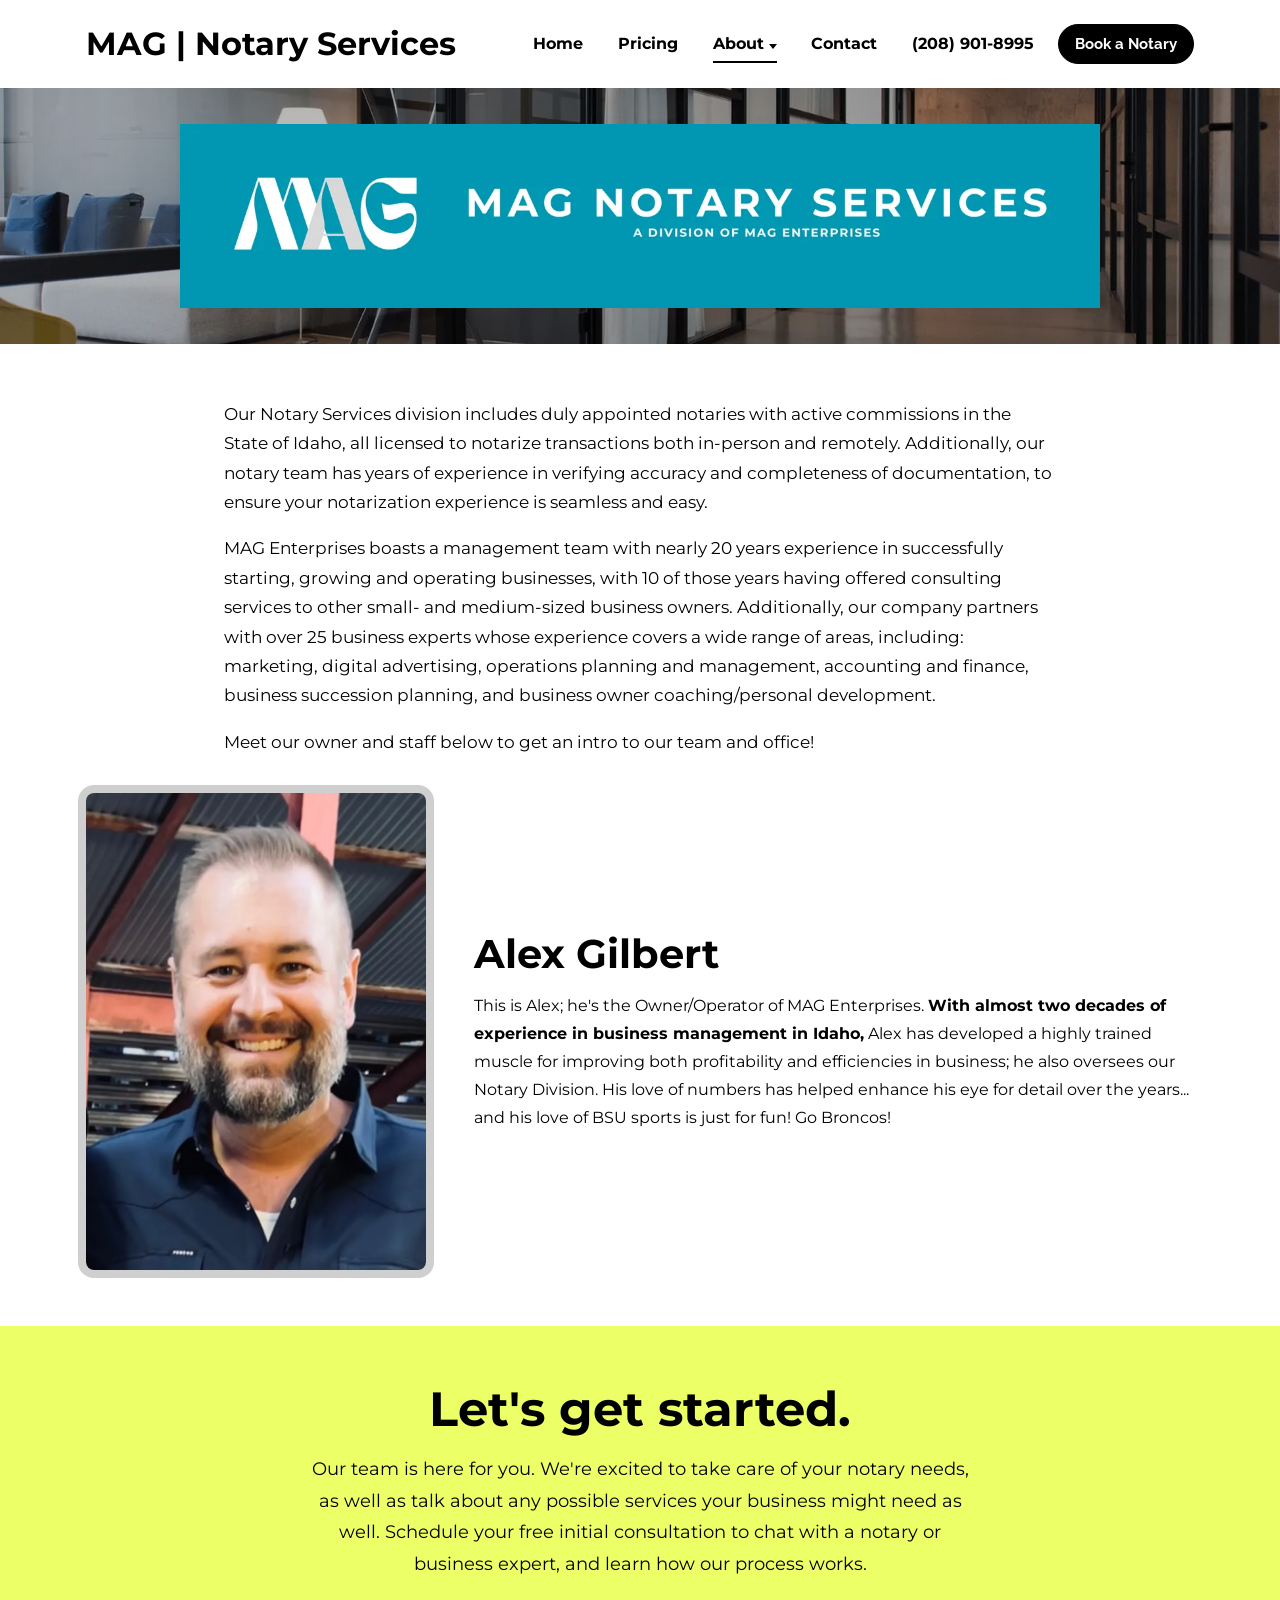
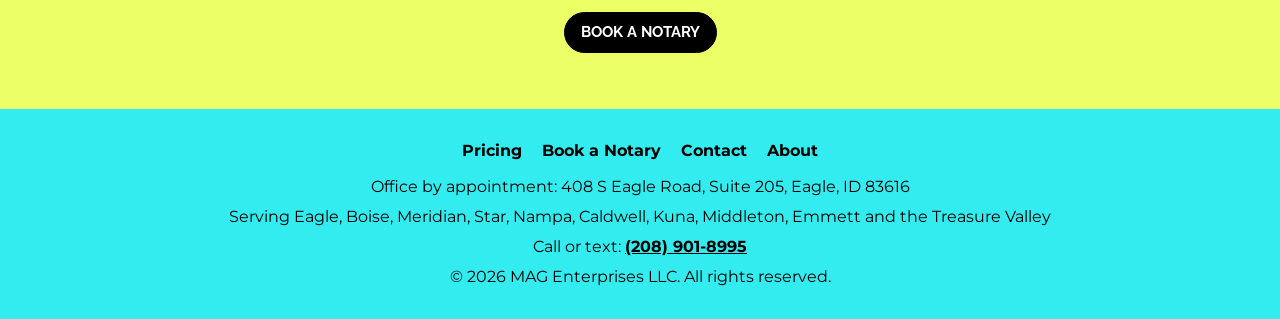
<file: team.html>
<!DOCTYPE html>
<html lang="en">
<head>
  <meta charset="utf-8">
  <meta name="viewport" content="width=device-width, initial-scale=1">
  <title>Meet the Team | MAG Notary Services, Eagle, Idaho</title>
  <meta name="description" content="Meet the team behind MAG Notary Services in Eagle, Idaho, serving Boise, Meridian, Nampa and the Treasure Valley.">
  <link rel="canonical" href="https://idaho-notary.com/team">
  <meta property="og:title" content="Meet the Team | MAG Notary Services, Eagle, Idaho">
  <meta property="og:description" content="Meet the team behind MAG Notary Services in Eagle, Idaho, serving Boise, Meridian, Nampa and the Treasure Valley.">
  <meta property="og:image" content="https://idaho-notary.com/assets/images/og-image.jpg">
  <meta property="og:image:width" content="1200">
  <meta property="og:image:height" content="630">
  <meta property="og:url" content="https://idaho-notary.com/team">
  <meta property="og:type" content="website">
  <meta property="og:site_name" content="MAG Notary Services">
  <meta property="og:locale" content="en_US">
  <meta name="twitter:card" content="summary_large_image">
  <meta name="twitter:title" content="Meet the Team | MAG Notary Services, Eagle, Idaho">
  <meta name="twitter:description" content="Meet the team behind MAG Notary Services in Eagle, Idaho, serving Boise, Meridian, Nampa and the Treasure Valley.">
  <meta name="twitter:image" content="https://idaho-notary.com/assets/images/og-image.jpg">
  <link rel="icon" type="image/png" sizes="32x32" href="assets/images/favicon-32.png">
  <link rel="apple-touch-icon" href="assets/images/apple-touch-icon.png">
  <link rel="stylesheet" href="assets/css/fonts.css">
  <link rel="stylesheet" href="assets/css/site.css">
</head>
<body>
  <header class="site-header">
    <div class="container header-inner">
      <a class="logo" href="index.html">MAG | Notary Services</a>
      <button class="nav-toggle" type="button" aria-label="Open menu" aria-expanded="false"><span></span></button>
      <nav class="site-nav" aria-label="Primary">
        <ul>
          <li><a class="nav-link" href="index.html">Home</a></li>
          <li><a class="nav-link" href="notary-pricing.html">Pricing</a></li>
          <li class="has-sub">
            <a class="nav-link is-active" href="about-us.html">About <span class="caret" aria-hidden="true"></span></a>
            <div class="subnav">
              <a href="about-us.html">About Us</a>
              <a href="team.html">Meet the Team</a>
            </div>
          </li>
          <li><a class="nav-link" href="contact.html">Contact</a></li>
          <li><a class="nav-link nav-phone" href="tel:+12089018995" aria-label="Call (208) 901-8995">(208) 901-8995</a></li>
          <li><a class="btn btn-dark" href="https://calendly.com/mag-idaho">Book a Notary</a></li>
        </ul>
      </nav>
    </div>
  </header>

  <main>
    <section class="team-hero" style="background-image: linear-gradient(rgba(0,0,0,0.28),rgba(0,0,0,0.28)), url('assets/images/office-hallway.webp');">
      <h1 class="sr-only">Meet the Team</h1>
      <img src="assets/images/banner-mag-notary.webp" alt="MAG Notary Services, a division of MAG Enterprises" width="1400" height="280">
    </section>

    <section class="section">
      <div class="container">
        <div class="prose wide center-block">
          <p>Our Notary Services division includes duly appointed notaries with active commissions in the State of Idaho, all licensed to notarize transactions both in-person and remotely. Additionally, our notary team has years of experience in verifying accuracy and completeness of documentation, to ensure your notarization experience is seamless and easy.</p>
          <p>MAG Enterprises boasts a management team with nearly 20 years experience in successfully starting, growing and operating businesses, with 10 of those years having offered consulting services to other small- and medium-sized business owners. Additionally, our company partners with over 25 business experts whose experience covers a wide range of areas, including: marketing, digital advertising, operations planning and management, accounting and finance, business succession planning, and business owner coaching/personal development.</p>
          <p>Meet our owner and staff below to get an intro to our team and office!</p>
        </div>
        <div class="bio">
          <img src="assets/images/alex-gilbert.webp" alt="Alex Gilbert, Owner/Operator of MAG Enterprises" width="700" height="983" loading="lazy">
          <div>
            <h2>Alex Gilbert</h2>
            <p>This is Alex; he's the Owner/Operator of MAG Enterprises. <strong>With almost two decades of experience in business management in Idaho,</strong> Alex has developed a highly trained muscle for improving both profitability and efficiencies in business; he also oversees our Notary Division. His love of numbers has helped enhance his eye for detail over the years... and his love of BSU sports is just for fun! Go Broncos!</p>
          </div>
        </div>
      </div>
    </section>

    <section class="band-lime">
      <div class="container">
        <h2 class="headline">Let's get started.</h2>
        <p class="lede-center">Our team is here for you. We're excited to take care of your notary needs, as well as talk about any possible services your business might need as well. Schedule your free initial consultation to chat with a notary or business expert, and learn how our process works.</p>
        <div class="mt-32">
          <a class="btn btn-dark" href="https://calendly.com/mag-idaho"><b>BOOK A NOTARY</b></a>
        </div>
      </div>
    </section>
  </main>

  <footer class="site-footer">
    <div class="container footer-inner">
      <nav class="footer-links" aria-label="Footer">
        <a href="notary-pricing.html">Pricing</a>
        <a href="https://calendly.com/mag-idaho">Book a Notary</a>
        <a href="contact.html">Contact</a>
        <a href="about-us.html">About</a>
      </nav>
      <p>Office by appointment: 408 S Eagle Road, Suite 205, Eagle, ID 83616</p>
      <p>Serving Eagle, Boise, Meridian, Star, Nampa, Caldwell, Kuna, Middleton, Emmett and the Treasure Valley</p>
      <p>Call or text: <a class="footer-phone" href="tel:+12089018995">(208) 901-8995</a></p>
      <p>&copy; <span class="js-year">2026</span> MAG Enterprises LLC. All rights reserved.</p>
    </div>
  </footer>
  <div class="mobile-cta" role="region" aria-label="Quick actions">
    <a class="btn btn-dark" href="tel:+12089018995"><b>Call</b></a>
    <a class="btn btn-cyan" href="https://calendly.com/mag-idaho"><b>Book Now</b></a>
    <a class="btn btn-lime" href="notary-pricing.html"><b>Pricing</b></a>
  </div>
  <script src="assets/js/site.js"></script>
</body>
</html>
</file>
<file: assets/css/fonts.css>
/* Local latin fonts (Montserrat and Raleway files include a weight axis). */

@font-face {
  font-family: 'Montserrat';
  font-style: normal;
  font-weight: 100 900;
  font-display: swap;
  src: url('../fonts/montserrat.woff2') format('woff2');
  unicode-range: U+0000-00FF, U+0131, U+0152-0153, U+02BB-02BC, U+02C6, U+02DA, U+02DC, U+0304, U+0308, U+0329, U+2000-206F, U+20AC, U+2122, U+2191, U+2193, U+2212, U+2215, U+FEFF, U+FFFD;
}

@font-face {
  font-family: 'Raleway';
  font-style: normal;
  font-weight: 100 900;
  font-display: swap;
  src: url('../fonts/raleway.woff2') format('woff2');
  unicode-range: U+0000-00FF, U+0131, U+0152-0153, U+02BB-02BC, U+02C6, U+02DA, U+02DC, U+0304, U+0308, U+0329, U+2000-206F, U+20AC, U+2122, U+2191, U+2193, U+2212, U+2215, U+FEFF, U+FFFD;
}

@font-face {
  font-family: 'Lato';
  font-style: normal;
  font-weight: 400;
  font-display: swap;
  src: url('../fonts/lato-normal-400.woff2') format('woff2');
  unicode-range: U+0000-00FF, U+0131, U+0152-0153, U+02BB-02BC, U+02C6, U+02DA, U+02DC, U+0304, U+0308, U+0329, U+2000-206F, U+20AC, U+2122, U+2191, U+2193, U+2212, U+2215, U+FEFF, U+FFFD;
}

@font-face {
  font-family: 'Lato';
  font-style: normal;
  font-weight: 700;
  font-display: swap;
  src: url('../fonts/lato-normal-700.woff2') format('woff2');
  unicode-range: U+0000-00FF, U+0131, U+0152-0153, U+02BB-02BC, U+02C6, U+02DA, U+02DC, U+0304, U+0308, U+0329, U+2000-206F, U+20AC, U+2122, U+2191, U+2193, U+2212, U+2215, U+FEFF, U+FFFD;
}
</file>
<file: assets/css/site.css>
/* Idaho Notary — static replica of the Leadpages site, no Leadpages code. */
:root {
  --black: #000;
  --white: #fff;
  --cyan: rgb(50, 236, 239);
  --cyan-hover: rgb(39, 186, 188);
  --lime: rgb(237, 255, 103);
  --lime-hover: rgb(190, 204, 82);
  --purple: rgb(101, 66, 255);
  --purple-hover: rgb(81, 53, 204);
  --muted: #999;
  --soft: #f4f4f4;
  --text: #000;
  --header-h: 88px;
  --container: 1140px;
  --radius-pill: 10000px;
  --font: "Montserrat", sans-serif;
  --font-btn: "Raleway", sans-serif;
}

*, *::before, *::after { box-sizing: border-box; }
html { scroll-behavior: smooth; }
html, body { margin: 0; padding: 0; }
body {
  font-family: var(--font);
  font-weight: 400;
  color: var(--text);
  background: var(--white);
  line-height: 1.75;
  min-height: 100vh;
  display: flex;
  flex-direction: column;
  -webkit-font-smoothing: antialiased;
}
main { flex: 1 0 auto; }

img { max-width: 100%; height: auto; display: block; }
a { color: inherit; }
h1, h2, h3, h4 { font-family: var(--font); font-weight: 700; font-style: normal; margin: 0; line-height: 1.125; color: #000; }
p { margin: 0 0 1em; }
p:last-child { margin-bottom: 0; }

.container {
  width: 100%;
  max-width: var(--container);
  margin: 0 auto;
  padding: 0 20px;
}
@media (min-width: 768px) {
  .container { padding: 0 24px; }
}
@media (min-width: 1140px) {
  .container { padding: 0 16px; }
}

/* Buttons */
.btn {
  display: inline-flex;
  align-items: center;
  justify-content: center;
  border-style: solid;
  border-width: 1px;
  text-align: center;
  font-family: var(--font-btn);
  font-weight: 700;
  text-shadow: none;
  text-decoration: none;
  text-transform: none;
  letter-spacing: 0;
  transition: color 0.2s linear, background 0.2s linear, border-color 0.2s linear;
  position: relative;
  min-height: 36px;
  min-width: 72px;
  padding: 8px 18px;
  border-radius: var(--radius-pill);
  cursor: pointer;
  line-height: 1.5;
  font-size: 1.125rem;
  white-space: nowrap;
}
.btn-sm { font-size: 1rem; padding: 8px 18px; }
.btn-md { font-size: 1.125rem; padding: 10px 22px; min-height: 42px; }
.btn-lg { font-size: 1.125rem; padding: 12px 28px; }
.btn-full { width: 100%; }
.btn-wide { min-width: 260px; padding: 12px 36px; }
.btn-block { width: 100%; max-width: 420px; }

.btn-cyan { background: var(--cyan); border-color: var(--cyan); color: #000; }
.btn-cyan:hover { background: var(--cyan-hover); border-color: var(--cyan-hover); color: #000; }
.btn-lime { background: var(--lime); border-color: var(--lime); color: #000; }
.btn-lime:hover { background: var(--lime-hover); border-color: var(--lime-hover); color: #000; }
.btn-dark { background: #000; border-color: #000; color: #fff; font-size: 0.95rem; padding: 8px 16px; min-height: 40px; }
.btn-dark:hover { background: rgb(51,51,51); border-color: rgb(51,51,51); color: #fff; }
.btn-purple {
  background: var(--purple);
  border-color: var(--purple);
  color: #fff;
  font-family: var(--font);
  font-weight: 700;
  border-radius: 1px;
  min-height: 48px;
  padding: 14px 24px;
  width: 100%;
  font-size: 1rem;
}
.btn-purple:hover { background: var(--purple-hover); border-color: var(--purple-hover); color: #fff; }

.btn-row { display: flex; flex-wrap: wrap; gap: 16px; }
.btn-row.center { justify-content: center; }

/* Header */
.site-header {
  position: sticky;
  top: 0;
  left: 0;
  z-index: 50;
  width: 100%;
  background: #fff;
  transition: box-shadow 0.2s linear;
}
.site-header.scrolled { box-shadow: 0 0 2px 0 rgba(0,0,0,0.25), 0 1px 3px 0 rgba(0,0,0,0.2); }
.header-inner {
  display: flex;
  align-items: center;
  justify-content: space-between;
  min-height: var(--header-h);
  gap: 16px;
}
.logo {
  color: #000;
  font-family: var(--font);
  font-size: 2em;
  font-weight: 700;
  text-decoration: none;
  white-space: nowrap;
  line-height: 1.1;
}
@media (max-width: 959px) {
  .logo { font-size: 22px; padding-left: 8px; }
  .header-inner { min-height: 72px; }
}

.nav-toggle {
  display: none;
  background: none;
  border: 0;
  width: 44px;
  height: 44px;
  margin-right: 4px;
  cursor: pointer;
  position: relative;
  z-index: 60;
}
.nav-toggle span,
.nav-toggle span::before,
.nav-toggle span::after {
  display: block;
  width: 22px;
  height: 2px;
  background: #000;
  position: absolute;
  left: 11px;
  content: "";
  transition: transform 0.2s ease, top 0.2s ease, opacity 0.2s ease;
}
.nav-toggle span { top: 21px; }
.nav-toggle span::before { top: -7px; }
.nav-toggle span::after { top: 7px; }
.nav-open .nav-toggle span { background: transparent; }
.nav-open .nav-toggle span::before { top: 0; transform: rotate(45deg); }
.nav-open .nav-toggle span::after { top: 0; transform: rotate(-45deg); }

.site-nav { display: flex; align-items: center; }
.site-nav ul { display: flex; align-items: center; list-style: none; margin: 0; padding: 0; }
.site-nav a.nav-link {
  display: inline-block;
  color: #000;
  font-weight: 700;
  font-style: normal;
  text-decoration: none;
  margin-left: calc(12px + 0.67em);
  margin-right: 12px;
  padding: calc(10px + 0.32em) 0;
  position: relative;
  font-size: 1rem;
}
.site-nav a.nav-link::after {
  content: "";
  position: absolute;
  bottom: 6px;
  left: 0;
  right: 0;
  height: 2px;
  background: #000;
  opacity: 0;
  transition: all 0.1s ease;
}
.site-nav a.nav-link:hover::after,
.site-nav a.nav-link.is-active::after { opacity: 1; bottom: 10px; }
.site-nav .btn-dark { margin-left: 12px; }

.has-sub { position: relative; }
.has-sub > .nav-link { display: inline-flex; align-items: center; gap: 6px; }
.has-sub > .nav-link .caret {
  width: 0; height: 0;
  border-left: 4px solid transparent;
  border-right: 4px solid transparent;
  border-top: 5px solid #000;
  display: inline-block;
}
.subnav {
  display: none;
  position: absolute;
  top: 100%;
  right: 0;
  min-width: 220px;
  max-width: 320px;
  background: #fff;
  border-radius: 3px;
  box-shadow: 0 3px 6px 0 rgba(0,0,0,0.23), 0 3px 6px 0 rgba(0,0,0,0.16);
  padding: 12px;
  z-index: 70;
}
.has-sub:hover .subnav,
.has-sub:focus-within .subnav { display: block; }
.subnav a {
  display: block;
  color: #000;
  font-weight: 700;
  text-decoration: none;
  padding: 10px 12px;
  white-space: nowrap;
}
.subnav a:hover { background: #f5f5f5; }

@media (max-width: 959px) {
  .nav-toggle { display: block; }
  .site-nav {
    display: none;
    position: absolute;
    top: 100%;
    left: 0;
    right: 0;
    background: #fff;
    box-shadow: 0 4px 12px rgba(0,0,0,0.12);
    padding: 8px 20px 24px;
  }
  .nav-open .site-nav { display: block; }
  .site-nav ul { flex-direction: column; align-items: stretch; }
  .site-nav a.nav-link { margin: 0; padding: 14px 0; border-bottom: 1px solid #eee; }
  .site-nav a.nav-link::after { display: none; }
  .site-nav .btn-dark { margin: 16px 0 0; width: 100%; }
  .subnav {
    display: block;
    position: static;
    box-shadow: none;
    padding: 0 0 0 12px;
    min-width: 0;
    max-width: none;
  }
  .has-sub:hover .subnav { display: block; }
}

/* Footer */
.site-footer {
  background: var(--cyan);
  color: #000;
  text-align: center;
  padding: 18px 16px;
  font-size: 0.875rem;
  line-height: 1.125;
}
@media (min-width: 768px) {
  .site-footer { font-size: 1rem; padding: 22px 16px; }
}

/* Heroes */
.hero {
  position: relative;
  min-height: 50vh;
  background-size: cover;
  background-position: center center;
  background-repeat: no-repeat;
  color: #fff;
  display: flex;
  align-items: center;
}
.hero-home { padding: 64px 0 56px; }
.hero-overlay { /* applied via background-image in utility */ }
.hero h1 { color: #fff; }
.hero .lede { color: #fff; font-size: 1.05rem; line-height: 1.6; max-width: 36rem; margin: 1.1em 0 1.5em; }
.hero-narrow { max-width: 640px; }
.hero-center { text-align: center; width: 100%; padding: 72px 16px; justify-content: center; }
.hero-center h1 { color: #fff; font-size: 2.5rem; }
@media (min-width: 768px) {
  .hero-home h1 { font-size: 3.5rem; }
  .hero-center h1 { font-size: 3.5rem; }
  .hero-home { padding: 80px 0 72px; min-height: 56vh; }
}
@media (min-width: 960px) {
  .hero-home h1 { font-size: 4rem; }
}

.band-cyan {
  background: var(--cyan);
  text-align: center;
  padding: 48px 20px;
}
.band-cyan h1, .band-cyan h2, .band-cyan p { color: #000; }
.band-lime {
  background: var(--lime);
  text-align: center;
  padding: 56px 20px;
}
.band-lime h1, .band-lime h2, .band-lime p { color: #000; }
.band-dark {
  background: #1a1a1a;
  color: #fff;
  padding: 64px 20px;
}
.band-dark h1, .band-dark h2, .band-dark p, .band-dark li { color: #fff; }

.section { padding: 56px 0; }
.section-tight { padding: 40px 0; }
.section-loose { padding: 72px 0; }
.center { text-align: center; }
.headline { font-size: 2.25rem; }
@media (min-width: 768px) { .headline { font-size: 3rem; } }
.subhead { font-size: 1.25rem; font-weight: 700; }
@media (min-width: 768px) { .subhead { font-size: 1.5rem; } }

.lede-center {
  max-width: 42rem;
  margin: 1em auto 0;
  font-size: 1rem;
  line-height: 1.75;
}
@media (min-width: 768px) {
  .lede-center { font-size: 1.125rem; }
}

/* Icon grids */
.icon-grid {
  display: grid;
  gap: 36px 24px;
  margin-top: 48px;
}
.icon-grid.cols-3 { grid-template-columns: 1fr; }
.icon-grid.cols-4 { grid-template-columns: 1fr; }
@media (min-width: 600px) {
  .icon-grid.cols-3 { grid-template-columns: repeat(3, 1fr); }
  .icon-grid.cols-4 { grid-template-columns: repeat(2, 1fr); }
}
@media (min-width: 900px) {
  .icon-grid.cols-4 { grid-template-columns: repeat(4, 1fr); }
}
.icon-card { text-align: center; }
.icon-card img { width: 72px; height: 72px; margin: 0 auto 16px; object-fit: contain; }
.icon-card h3 { font-size: 1.25rem; margin-bottom: 10px; }
.icon-card p { font-size: 1rem; line-height: 1.75; }

.full-bleed {
  min-height: 50vh;
  background-size: cover;
  background-position: center;
}

/* Two-up photos */
.two-up {
  display: grid;
  gap: 32px 40px;
  margin-top: 40px;
}
@media (min-width: 768px) {
  .two-up { grid-template-columns: 1fr 1fr; gap: 48px; }
}
.two-up figure { margin: 0; }
.two-up img { width: 100%; aspect-ratio: 1 / 1; object-fit: cover; }
.two-up figcaption { text-align: center; margin-top: 20px; }
.two-up figcaption p { margin-bottom: 20px; font-size: 1rem; line-height: 1.75; }

.split {
  display: grid;
  gap: 32px;
  align-items: center;
}
@media (min-width: 768px) {
  .split.two { grid-template-columns: 1fr 1fr; gap: 48px; }
  .split.logo-copy { grid-template-columns: minmax(240px, 1fr) 1.2fr; gap: 56px; }
}
.split .logo-box { display: flex; justify-content: center; }
.split .logo-box img { width: 100%; max-width: 420px; }

.prose { font-size: 1.05rem; line-height: 1.75; max-width: 46rem; }
.prose.wide { max-width: 52rem; }
.prose.center-block { margin-left: auto; margin-right: auto; }
.prose + .prose { margin-top: 1em; }
.prose ul { margin: 1em 0; padding-left: 1.25em; }
.prose li { margin: 0.25em 0; }

/* Process card over photo */
.process-wrap {
  position: relative;
  min-height: 520px;
  background-size: cover;
  background-position: center;
  padding: 48px 20px;
  display: flex;
  align-items: center;
}
.process-card {
  background: #fff;
  padding: 36px 32px;
  max-width: 520px;
  box-shadow: 0 2px 12px rgba(0,0,0,0.08);
}
.process-card h2 { margin-bottom: 16px; font-size: 2rem; }
@media (min-width: 768px) {
  .process-wrap { padding: 64px 8vw; min-height: 560px; }
  .process-card { padding: 44px 40px; }
}

/* Team */
.team-hero {
  min-height: 200px;
  background-size: cover;
  background-position: center;
  display: flex;
  align-items: center;
  justify-content: center;
  padding: 36px 16px;
}
.team-hero img { width: min(920px, 100%); }
.bio {
  display: grid;
  gap: 32px;
  align-items: start;
  margin-top: 36px;
}
@media (min-width: 768px) {
  .bio { grid-template-columns: 340px 1fr; gap: 48px; align-items: center; }
}
.bio img {
  width: 100%;
  border-radius: 8px;
  box-shadow: 0 0 0 8px #cfcfcf;
}
.bio h2 { font-size: 2.5rem; margin-bottom: 16px; }

/* Pricing */
.jump-wrap { text-align: center; margin: 20px 0 40px; }
.features-bar { background: #fff; padding: 48px 0 56px; }
.pricing-cards {
  display: grid;
  gap: 24px;
  margin-top: 36px;
}
@media (min-width: 900px) {
  .pricing-cards { grid-template-columns: repeat(3, 1fr); gap: 20px; }
}
.price-card {
  background: #111;
  color: #fff;
  padding: 28px 24px 32px;
  display: flex;
  flex-direction: column;
}
.price-card h3 { color: #fff; font-size: 1.5rem; margin-bottom: 12px; text-align: center; }
@media (min-width: 768px) { .price-card h3 { font-size: 1.75rem; } }
.price-card .desc { color: #fff; font-size: 0.95rem; line-height: 1.6; margin-bottom: 16px; text-align: left; }
.feature-list { list-style: none; margin: 0 0 20px; padding: 0; }
.feature-list li {
  color: #fff;
  padding: 6px 0 6px 22px;
  position: relative;
  font-size: 1rem;
  line-height: 1.5;
}
.feature-list li::before {
  content: "";
  width: 6px; height: 6px; border-radius: 50%;
  background: #fff;
  position: absolute; left: 4px; top: 0.7em;
}
.feature-list li.off { color: #999; }
.feature-list li.off s { text-decoration: line-through; }
.feature-list.checks li { padding-left: 26px; font-size: 0.85rem; font-weight: 700; }
.feature-list.checks li::before {
  content: "✓";
  width: auto; height: auto; background: none;
  color: #fff; font-size: 0.9rem; left: 0; top: 6px;
}
.price { color: #fff; text-align: center; font-size: 1.5rem; font-weight: 700; margin: 8px 0 4px; line-height: 1.2; }
.price-plus { color: #fff; text-align: center; font-size: 1.5rem; font-weight: 700; line-height: 1; margin: 0; }
.price-note { color: #fff; font-size: 0.8rem; line-height: 1.45; margin: 8px 0 16px; }
.price-card .btn { margin-top: auto; align-self: center; white-space: normal; text-align: center; }

.need-grid {
  display: grid;
  gap: 28px 40px;
  margin-top: 36px;
  text-align: left;
}
@media (min-width: 768px) {
  .need-grid { grid-template-columns: 280px 1fr; }
}
.need-grid h3 { font-size: 1.25rem; margin-bottom: 8px; }
.need-grid p { margin: 0; }

/* Confirmation steps */
.steps { max-width: 860px; margin: 0 auto; }
.step {
  display: grid;
  grid-template-columns: 88px 1fr;
  gap: 16px 28px;
  align-items: start;
  padding: 18px 0;
}
.step-num {
  color: var(--purple);
  font-size: 3.25rem;
  font-weight: 700;
  line-height: 0.875;
}
@media (min-width: 768px) {
  .step-num { font-size: 5rem; }
  .step { grid-template-columns: 140px 1fr; gap: 16px 36px; }
}
.step h2 { font-size: 1.5rem; margin-bottom: 8px; }
@media (min-width: 768px) { .step h2 { font-size: 1.875rem; } }

/* Contact */
.contact-grid {
  display: grid;
  gap: 40px;
  align-items: start;
}
@media (min-width: 900px) {
  .contact-grid { grid-template-columns: 1fr 1fr; gap: 56px; }
}
.contact-grid h1 { font-size: 2.75rem; margin-bottom: 20px; }
@media (min-width: 768px) { .contact-grid h1 { font-size: 3.5rem; } }
.office { text-align: center; margin-top: 48px; font-size: 1.05rem; }
.office strong { font-weight: 700; }

.form-field { margin-bottom: 16px; }
.form-field label {
  display: block;
  font-size: 0.95rem;
  font-weight: 500;
  margin-bottom: 6px;
}
.form-field input[type="text"],
.form-field input[type="email"],
.form-field input[type="tel"],
.form-field textarea {
  width: 100%;
  border: 1px solid #c5c5c5;
  border-radius: 2px;
  padding: 10px 12px;
  font-family: var(--font);
  font-size: 1rem;
  background: #fff;
  color: #000;
}
.form-field textarea { min-height: 110px; resize: vertical; }
.form-field input:focus,
.form-field textarea:focus { outline: 2px solid var(--purple); outline-offset: 1px; }
.form-check { display: flex; align-items: flex-start; gap: 8px; font-size: 0.95rem; margin: 12px 0 20px; }
.form-check input { margin-top: 3px; }
.form-success {
  display: none;
  background: #f0fdf4;
  color: #166534;
  border: 1px solid #bbf7d0;
  padding: 14px 16px;
  margin-bottom: 16px;
  border-radius: 3px;
}
.form-success.is-visible { display: block; }
.form-error {
  display: none;
  background: #fef2f2;
  color: #991b1b;
  border: 1px solid #fecaca;
  padding: 14px 16px;
  margin-bottom: 16px;
  border-radius: 3px;
}
.form-error.is-visible { display: block; }

/* 404 */
.page-404 { text-align: center; padding: 48px 16px 72px; }
.page-404 img { width: min(520px, 100%); margin: 0 auto 24px; }
.page-404 h1 { font-size: 2.5rem; margin-bottom: 16px; }
@media (min-width: 768px) { .page-404 h1 { font-size: 3.25rem; } }
.page-404 p { font-size: 1.125rem; margin-bottom: 24px; }

/* misc */
.mt-24 { margin-top: 24px; }
.mt-32 { margin-top: 32px; }
.mt-40 { margin-top: 40px; }
.mb-0 { margin-bottom: 0; }

/* ===== Pass 1 (Nov 2026): pricing visibility, mobile CTA, a11y ===== */
.sr-only { position: absolute; width: 1px; height: 1px; padding: 0; margin: -1px; overflow: hidden; clip: rect(0,0,0,0); white-space: nowrap; border: 0; }
.nowrap { white-space: nowrap; }
a:focus-visible, button:focus-visible, .btn:focus-visible { outline: 3px solid var(--purple); outline-offset: 2px; }
@media (max-width: 599px) {
  .btn { white-space: normal; }
}
.contact-grid h2 { font-size: 2.75rem; margin-bottom: 20px; }
@media (min-width: 768px) { .contact-grid h2 { font-size: 3.5rem; } }
.band-dark .lede-center a { color: var(--lime); }

/* Homepage "starting at" price strip */
.price-strip { background: #111; color: #fff; padding: 40px 0 36px; }
.price-strip .strip-title { color: #fff; text-align: center; font-size: 1.75rem; margin-bottom: 24px; }
@media (min-width: 768px) { .price-strip .strip-title { font-size: 2.25rem; } }
.strip-grid { display: grid; gap: 16px; }
@media (min-width: 768px) { .strip-grid { grid-template-columns: repeat(3, 1fr); gap: 20px; } }
.strip-card { background: #1e1e1e; border: 1px solid #333; border-radius: 10px; padding: 22px 20px; text-align: center; display: flex; flex-direction: column; align-items: center; }
.strip-card h3 { color: #fff; font-size: 1.25rem; margin-bottom: 4px; }
.strip-sub { color: #ccc; font-size: 0.9rem; margin: 0 0 10px; }
.strip-price { color: var(--lime); font-size: 2.5rem; font-weight: 700; line-height: 1.1; margin: 0 0 6px; }
.strip-price span { color: #fff; font-size: 1rem; font-weight: 400; }
.strip-math { color: #ddd; font-size: 0.9rem; line-height: 1.5; margin: 0 0 16px; }
.strip-card .btn { margin-top: auto; }
.strip-more { text-align: center; margin: 22px 0 0; }
.strip-more a { color: var(--cyan); font-weight: 700; }

/* Pricing page: prices first */
.pricing-top { padding-top: 48px; }
.pricing-top .pricing-cards { margin-top: 28px; }
.price-card .card-title { color: #fff; font-size: 1.5rem; margin-bottom: 8px; text-align: center; }
@media (min-width: 768px) { .price-card .card-title { font-size: 1.6rem; } }
.card-from { color: var(--lime); text-align: center; font-size: 2.75rem; font-weight: 700; line-height: 1.1; margin: 4px 0 14px; }
.card-from span { color: #fff; font-size: 1rem; font-weight: 400; }
.price-breakdown { border-top: 1px solid #333; margin: 0 0 18px; }
.price-line { display: flex; justify-content: space-between; gap: 12px; padding: 8px 0; border-bottom: 1px solid #333; color: #fff; font-size: 0.95rem; line-height: 1.4; }
.price-line span:last-child { font-weight: 700; white-space: nowrap; }
.price-line.price-total { color: var(--lime); font-weight: 700; }
.price-card .btn { margin: 0 0 18px; align-self: center; }
.price-card .feature-list { margin-bottom: 8px; }

/* Footer + sticky mobile CTA */
.site-footer .footer-inner { line-height: 1.5; display: flex; flex-direction: column; align-items: center; gap: 6px; text-align: center; padding: 8px 0; }
.site-footer .footer-inner p { margin: 0; }
.footer-links { display: flex; flex-wrap: wrap; justify-content: center; gap: 6px 20px; font-weight: 700; margin-bottom: 6px; }
.footer-links a { text-decoration: none; }
.footer-links a:hover { text-decoration: underline; }
.mobile-cta { display: none; }
@media (max-width: 959px) {
  .mobile-cta {
    display: flex; gap: 10px; position: fixed; left: 0; right: 0; bottom: 0; z-index: 60;
    padding: 10px 12px calc(10px + env(safe-area-inset-bottom)); background: #fff;
    box-shadow: 0 -2px 10px rgba(0,0,0,0.15);
  }
  .mobile-cta .btn { flex: 1; font-size: 1rem; min-height: 46px; padding: 8px 10px; }
  body { padding-bottom: 72px; }
}

/* ===== Pass 2 (Nov 2026): phone, contact options, FormSubmit form ===== */
.site-nav a.nav-phone { white-space: nowrap; }
@media (min-width: 960px) and (max-width: 1139px) { .logo { font-size: 1.5em; } .site-nav a.nav-link { margin-left: 10px; margin-right: 10px; } .site-nav a.nav-phone { font-size: 0.9rem; } }
.footer-phone { font-weight: 700; }
.contact-options { list-style: none; padding: 0; margin: 20px 0 28px; display: grid; gap: 12px; max-width: 360px; }
.contact-options .btn { width: 100%; }
.btn-outline { background: #fff; border: 2px solid #000; color: #000; }
.btn-outline:hover { background: #000; color: #fff; }
.contact-grid .office { text-align: left; margin-top: 8px; font-size: 0.95rem; }
.form-title { font-size: 1.5rem; margin-bottom: 16px; }
.hp-field { position: absolute !important; left: -9999px !important; width: 1px; height: 1px; opacity: 0; }
.form-field select {
  width: 100%; border: 1px solid #c5c5c5; border-radius: 2px; padding: 10px 12px;
  font-family: var(--font); font-size: 1rem; background: #fff; color: #000;
}
.form-field select:focus { outline: 2px solid var(--purple); outline-offset: 1px; }
#contact-form { scroll-margin-top: 96px; }
.mobile-cta .btn-dark { flex: 0.8; }
.mobile-cta .btn { white-space: nowrap; }
</file>
